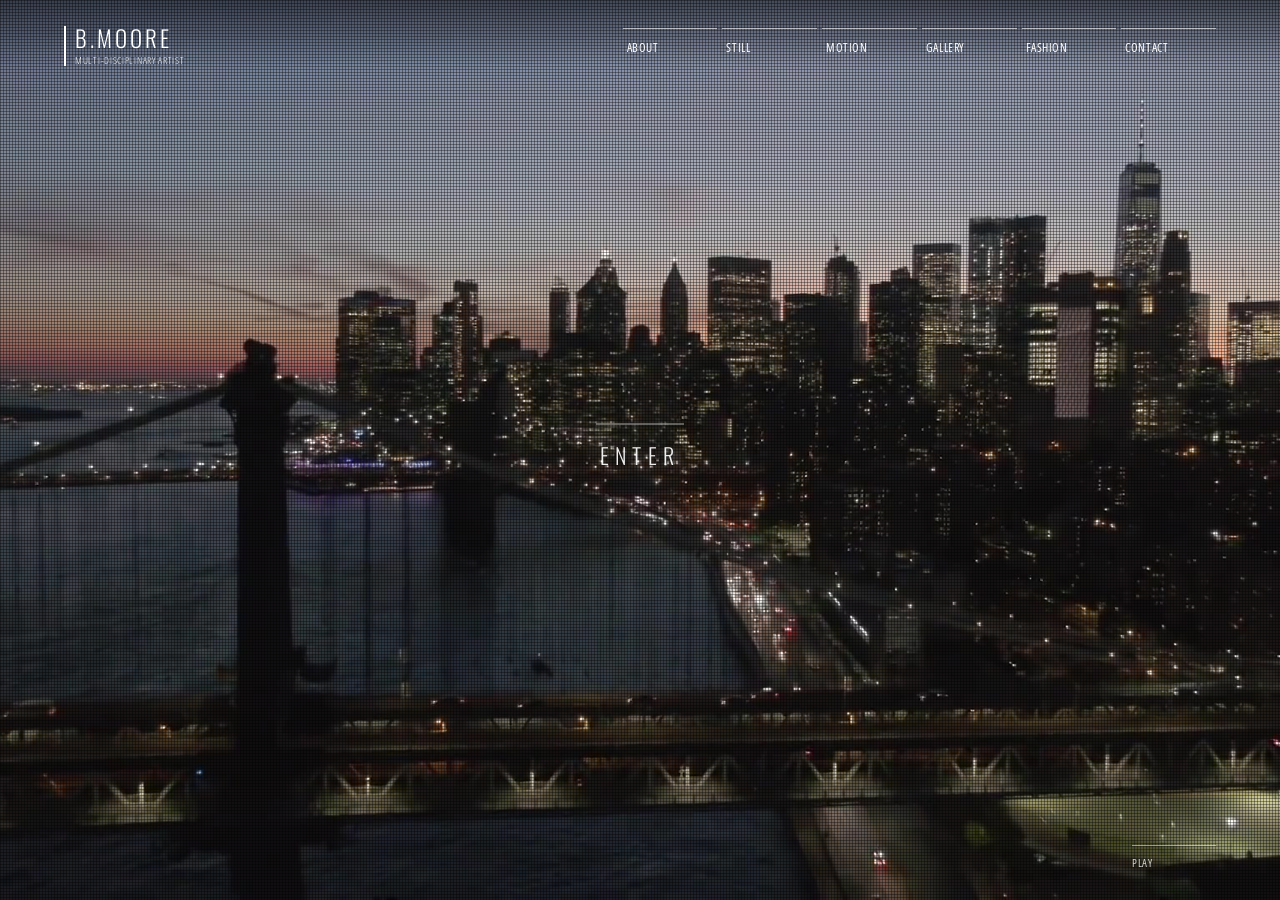
<file: index.html>
<!DOCTYPE html>
<html lang="en">
<head>
<meta charset="utf-8">
<meta name="viewport" content="width=device-width, initial-scale=1">
<title>B. Moore</title>
<link rel="stylesheet" href="css/site.css">
<style>
body{background:#000;}.landing{height:100vh;height:100svh;}
.landing-enter{position:absolute;left:0;right:0;top:50%;z-index:4;display:flex;justify-content:center;
  transform:translateY(-50%);pointer-events:none;}
.enter-btn{pointer-events:auto;display:inline-block;background:none;border:0;border-top:1px solid rgba(255,255,255,.7);
  color:#fff;padding:14px 4px 6px;font-family:var(--display);font-weight:300;font-size:clamp(18px,2.2vw,22px);
  letter-spacing:.28em;text-transform:uppercase;opacity:.92;}
.enter-btn:hover{opacity:1;border-top-color:#fff;}
</style>
</head>
<body class="landing-page">
<header class="site-head">
  <a class="brand" href="index.html" aria-label="B. Moore, home"><span class="brand-name">B.MOORE</span><span class="brand-sub">Multi-disciplinary artist</span></a>
  <button class="menu-btn" type="button" aria-expanded="false" aria-controls="site-nav"><span></span><span></span><span></span><span class="sr">Menu</span></button>
  <nav class="site-nav" id="site-nav" aria-label="Main">
    <a href="about.html">About</a>
    <a href="still.html">Still</a>
    <a href="motion.html">Motion</a>
    <a href="gallery.html">Gallery</a>
    <a href="fashion.html">Fashion</a>
    <a href="contact.html">Contact</a>
  </nav>
</header>
<main>
  <section class="bleed screen landing" aria-label="Director reel">
    <video id="home-reel" data-bg muted autoplay loop playsinline preload="none" aria-label="Motion: city footage at dusk and night"></video>
    <script>
    (function(){
      var v = document.getElementById("home-reel");
      var mq = window.matchMedia("(max-width:760px) and (orientation: portrait)");
      function choose(){
        var vertical = mq.matches;
        var src = vertical ? "media/home-motion-vertical.mp4?v=fe669e1" : "media/home-motion-wide.mp4?v=fe669e1";
        var poster = vertical ? "media/home-motion-vertical-poster.jpg?v=fe669e1" : "media/home-motion-wide-poster.jpg?v=fe669e1";
        if (v.getAttribute("data-choice") === src) return;
        v.pause();
        v.removeAttribute("src");
        v.load();
        v.poster = poster;
        v.muted = true;
        v.defaultMuted = true;
        v.playsInline = true;
        v.setAttribute("muted", "");
        v.setAttribute("playsinline", "");
        v.preload = "auto";
        v.setAttribute("data-choice", src);
        v.src = src;
        var play = v.play();
        if (play && play.catch) play.catch(function(){});
      }
      choose();
      if (mq.addEventListener) mq.addEventListener("change", choose);
    })();
    </script>
    <div class="vid-ctrls">
      <button class="vid-toggle" type="button">Pause</button>
    </div>
    <div class="landing-enter">
      <a class="enter-btn" href="about.html">Enter</a>
    </div>
  </section>
</main>
<script src="js/nav.js"></script>
</body>
</html>
</file>
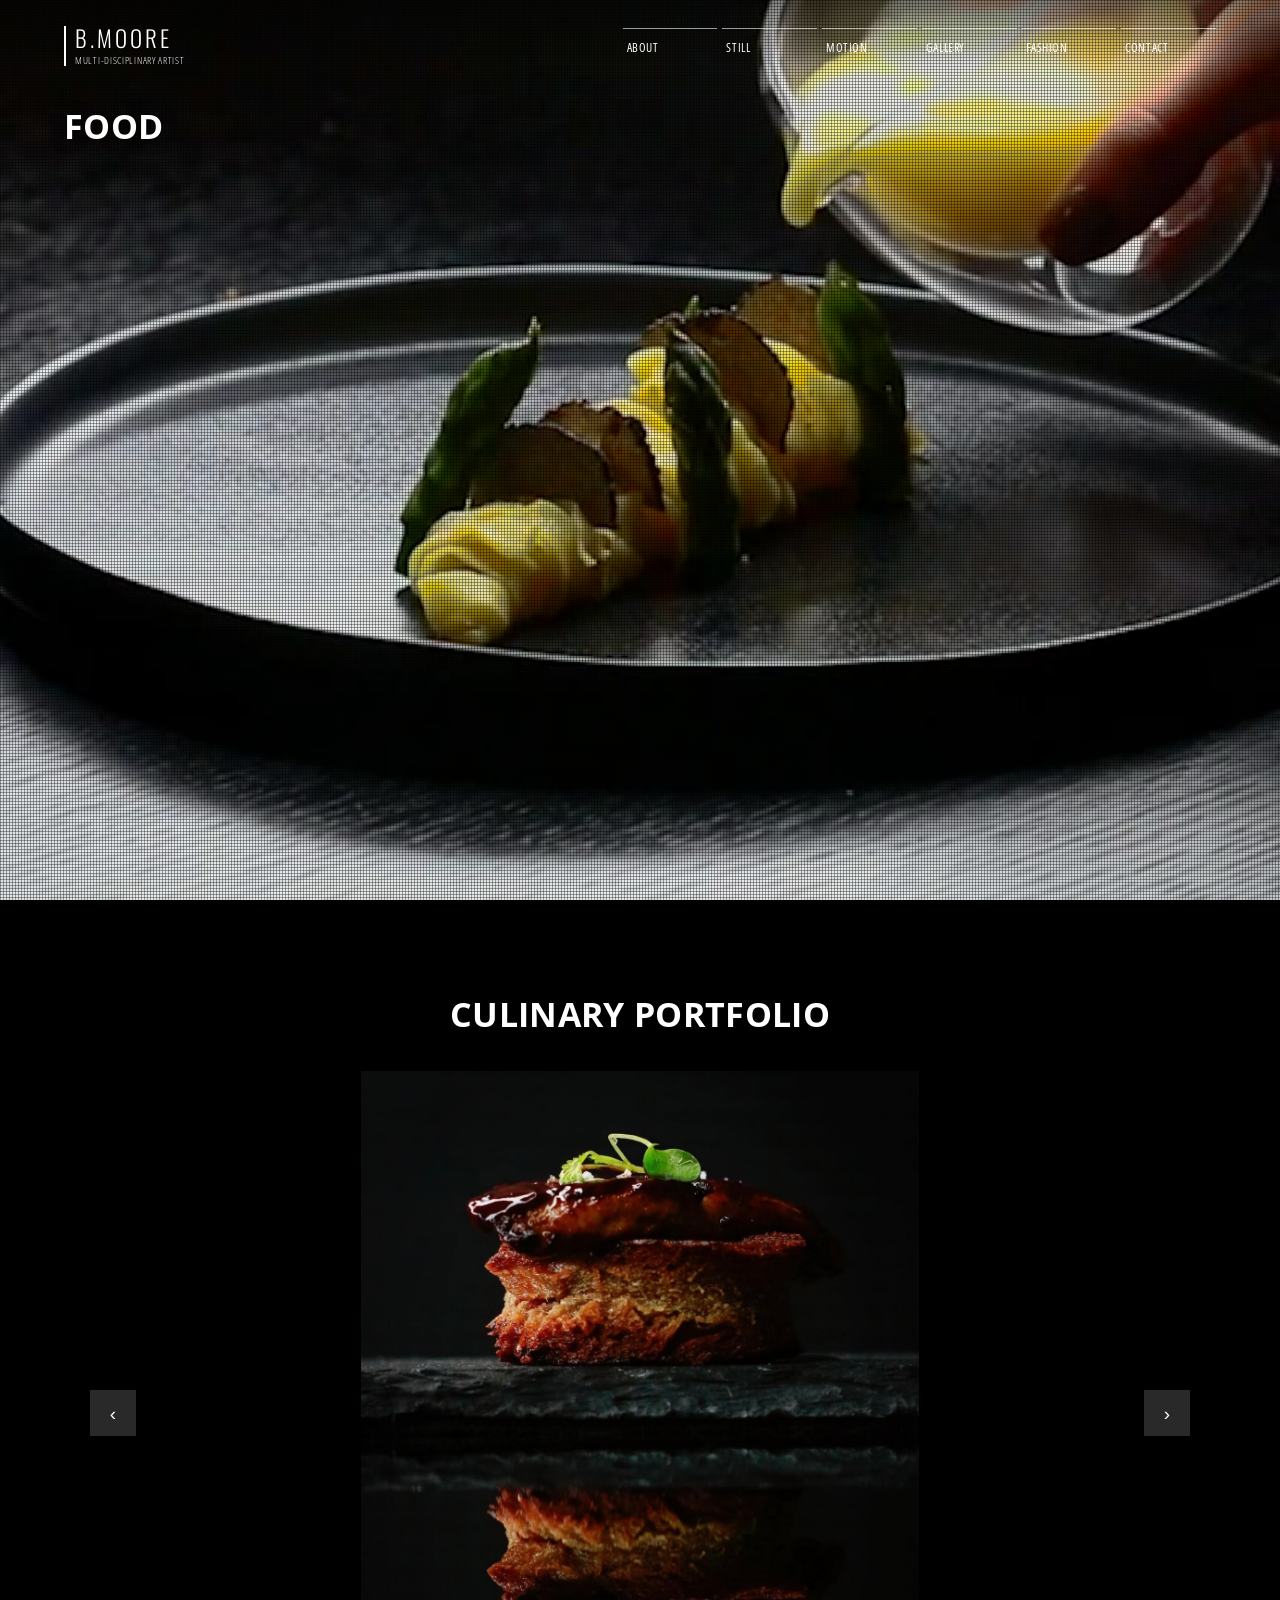
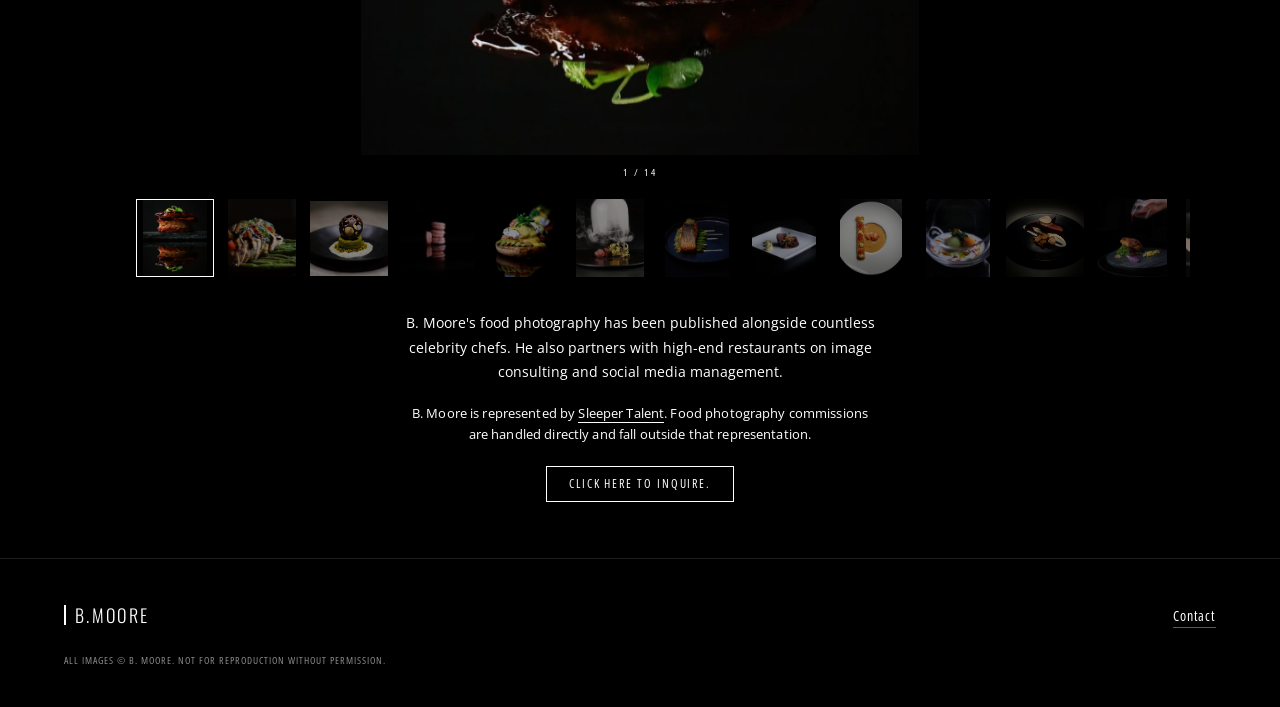
<file: food/index.html>
<!DOCTYPE html>
<html lang="en">
<head>
<meta charset="utf-8">
<meta name="viewport" content="width=device-width, initial-scale=1">
<meta name="robots" content="noindex, nofollow">
<title>B. Moore — Food</title>
<link rel="stylesheet" href="../css/site.css?v=587add1">
<link rel="stylesheet" href="../css/lookbook.css?v=587add1">
<style>
body{background:#000;}
.food-hero .title{position:absolute;z-index:2;left:var(--pad);top:108px;margin:0;color:#fff;text-align:left;text-shadow:0 1px 14px rgba(0,0,0,.55);pointer-events:none;}
.food-hero video{pointer-events:none;}
.food-hero{margin:0;border:0;box-shadow:none;}
@media (max-width:860px){
  .food-hero{height:min(100svh,980px);min-height:520px;}
  .food-hero video{
    inset:auto;top:50%;left:50%;right:auto;bottom:auto;
    width:auto;height:auto;max-width:none;
    min-width:100%;min-height:100%;
    transform:translate(-50%,-50%);
    object-fit:cover;
  }
  .food-lower .fstage{overflow:hidden;}
  .food-lower .fstage img{min-width:0;min-height:0;width:auto;height:auto;max-height:100%;}
}
.food-lower{background:#000;color:#fff;margin:0;border-top:0;box-shadow:none;padding-top:clamp(48px,8vw,96px);padding-bottom:clamp(36px,5vw,56px);}
.food-lower > .title{margin:0 var(--pad) 18px;text-align:center;}
.food-paper.paper{--ink:#fff;--paper:#000;--mid:rgba(255,255,255,.72);--soft:#fff;background:#000;color:#fff;}
.food-paper .fviewer{margin-top:0;padding-top:clamp(12px,2vw,20px);}
.food-lower .counter{color:#fff;}
.food-lower .nav-btn{background:rgba(255,255,255,.16);color:#fff;}
.food-lower .nav-btn:hover{background:rgba(255,255,255,.32);}
.food-lower .strip button.on::after{border-color:#fff;}
.food-lower .strip img,.food-lower .fstrip img{background:#000;}
.food-info{background:#000;color:#fff;text-align:center;padding:8px var(--pad) 0;}
.food-info .lookbook{max-width:36em;margin:0 auto;font-size:14px;line-height:1.75;color:#fff;}
.food-info .rep{max-width:36em;margin:18px auto 0;color:#fff;}
.food-info .rep a{color:#fff;border-bottom-color:#fff;}
.food-info .ask{margin:22px 0 0;}
.food-info .here-btn{display:inline-block;padding:11px 22px;border:1px solid #fff;background:transparent;color:#fff;text-decoration:none;font-family:var(--text);font-stretch:75%;font-size:12px;letter-spacing:.16em;text-transform:uppercase;line-height:1;}
.food-info .here-btn:hover{background:rgba(255,255,255,.08);}
@media (max-width:760px){.food-hero .title{top:84px;}}
</style>
</head>
<body>
<header class="site-head">
  <a class="brand" href="../index.html" aria-label="B. Moore, home"><span class="brand-name">B.MOORE</span><span class="brand-sub">Multi-disciplinary artist</span></a>
  <button class="menu-btn" type="button" aria-expanded="false" aria-controls="site-nav"><span></span><span></span><span></span><span class="sr">Menu</span></button>
  <nav class="site-nav" id="site-nav" aria-label="Main">
    <a href="../about.html">About</a>
    <a href="../still.html">Still</a>
    <a href="../motion.html">Motion</a>
    <a href="../gallery.html">Gallery</a>
    <a href="../fashion.html">Fashion</a>
    <a href="../contact.html">Contact</a>
  </nav>
</header>
<section class="bleed screen full food-hero" aria-label="Food">
  <video src="../media/food-pasta-pour.mp4" poster="../media/food-pasta-pour-poster.jpg" autoplay muted loop playsinline preload="auto" aria-hidden="true"></video>
  <h1 class="title">Food</h1>
</section>
<section class="food-lower">
<h2 class="title">Culinary Portfolio</h2>
<div class="food-paper gal-paper paper">
  <section class="fviewer" id="fviewer" aria-roledescription="carousel" aria-label="Food photography">
    <div class="fstage" id="fstage" tabindex="0">
      <button class="nav-btn fprev" id="fprev" type="button" aria-label="Previous">&#8249;</button>
      <img id="fhero" src="../media/food/food-14.jpg" alt="Food photograph 1" width="1206" height="1476" decoding="async" fetchpriority="high" loading="eager">
      <button class="nav-btn fnext" id="fnext" type="button" aria-label="Next">&#8250;</button>
    </div>
    <p class="counter" id="fcounter"></p>
    <div class="strip fstrip" id="fstrip" role="tablist" aria-label="Food photographs"></div>
  </section>
</div>
<section class="food-info" id="food-info">
  <p class="lookbook">B. Moore's food photography has been published alongside countless celebrity chefs. He also partners with high-end restaurants on image consulting and social media management.</p>
  <p class="rep">B. Moore is represented by <a href="https://sleepertalent.com" target="_blank" rel="noopener noreferrer">Sleeper Talent</a>. Food photography commissions are handled directly and fall outside that representation.</p>
  <p class="ask"><a class="here-btn" href="../contact.html">Click here to inquire.</a></p>
</section>
</section>
<footer class="site-foot" id="site-footer">
  <span class="brand"><span class="brand-name">B.MOORE</span></span>
  <p class="foot-mail"><a href="../contact.html">Contact</a></p>
  <p class="foot-meta">All images &copy; B. Moore. Not for reproduction without permission.</p>
</footer>
<script src="../js/nav.js"></script>
<script>
var FOOD = [
  { src:"../media/food/food-14.jpg", w:1206, h:1476, alt:"Food photograph 1" },
  { src:"../media/food/food-01.jpg", w:1206, h:1375, alt:"Food photograph 2" },
  { src:"../media/food/food-02.jpg", w:1206, h:1156, alt:"Food photograph 3" },
  { src:"../media/food/food-03.jpg", w:1206, h:1254, alt:"Food photograph 4" },
  { src:"../media/food/food-04.jpg", w:1206, h:1500, alt:"Food photograph 5" },
  { src:"../media/food/food-05.jpg", w:1206, h:1398, alt:"Food photograph 6" },
  { src:"../media/food/food-06.jpg", w:1206, h:1464, alt:"Food photograph 7" },
  { src:"../media/food/food-07.jpg", w:1206, h:1478, alt:"Food photograph 8" },
  { src:"../media/food/food-08.jpg", w:1206, h:1495, alt:"Food photograph 9" },
  { src:"../media/food/food-09.jpg", w:1206, h:1476, alt:"Food photograph 10" },
  { src:"../media/food/food-10.jpg", w:1206, h:1220, alt:"Food photograph 11" },
  { src:"../media/food/food-11.jpg", w:1206, h:1353, alt:"Food photograph 12" },
  { src:"../media/food/food-12.jpg", w:1206, h:1433, alt:"Food photograph 13" },
  { src:"../media/food/food-13.jpg", w:1206, h:1303, alt:"Food photograph 14" }
];
(function(){
  var box = document.getElementById("fviewer");
  var stage = document.getElementById("fstage");
  var hero = document.getElementById("fhero");
  var counter = document.getElementById("fcounter");
  var strip = document.getElementById("fstrip");
  var i = 0;
  FOOD.forEach(function(f, n){
    var b = document.createElement("button");
    b.type = "button";
    b.setAttribute("role", "tab");
    b.setAttribute("aria-label", "Photograph " + (n + 1));
    var t = document.createElement("img");
    t.alt = "";
    t.width = f.w;
    t.height = f.h;
    t.decoding = "async";
    if (n === 0) t.src = f.src;
    else t.loading = "lazy";
    b.appendChild(t);
    b.addEventListener("click", function(){ show(n, true); });
    strip.appendChild(b);
  });
  var buttons = strip.querySelectorAll("button");
  function show(n, scroll){
    i = (n + FOOD.length) % FOOD.length;
    var f = FOOD[i];
    var thumb = buttons[i].querySelector("img");
    if (!thumb.getAttribute("src")) thumb.src = f.src;
    hero.src = f.src;
    hero.width = f.w;
    hero.height = f.h;
    hero.alt = f.alt;
    counter.textContent = (i + 1) + " / " + FOOD.length;
    for (var k = 0; k < buttons.length; k++){
      buttons[k].classList.toggle("on", k === i);
      buttons[k].setAttribute("aria-selected", k === i ? "true" : "false");
    }
    if (scroll && buttons[i]){
      var b = buttons[i];
      var left = b.offsetLeft - strip.clientWidth / 2 + b.offsetWidth / 2;
      strip.scrollTo({ left: left, behavior: "smooth" });
    }
  }
  document.getElementById("fprev").addEventListener("click", function(){ show(i - 1, true); });
  document.getElementById("fnext").addEventListener("click", function(){ show(i + 1, true); });
  box.addEventListener("keydown", function(e){
    if (e.key === "ArrowLeft"){ show(i - 1, true); e.preventDefault(); }
    else if (e.key === "ArrowRight"){ show(i + 1, true); e.preventDefault(); }
  });
  var x0 = null, y0 = null;
  stage.addEventListener("touchstart", function(e){
    x0 = e.touches[0].clientX; y0 = e.touches[0].clientY;
  }, { passive: true });
  stage.addEventListener("touchend", function(e){
    if (x0 === null) return;
    var dx = e.changedTouches[0].clientX - x0, dy = e.changedTouches[0].clientY - y0;
    if (Math.abs(dx) > 40 && Math.abs(dx) > Math.abs(dy)) show(dx < 0 ? i + 1 : i - 1, true);
    x0 = null;
  });
  if ("IntersectionObserver" in window){
    var seen = false;
    var watch = new IntersectionObserver(function(entries){
      if (seen || !entries.some(function(en){ return en.isIntersecting; })) return;
      seen = true;
      watch.disconnect();
      for (var n = 1; n < buttons.length; n++){
        var img = buttons[n].querySelector("img");
        if (!img.getAttribute("src")) img.src = FOOD[n].src;
      }
    }, { threshold: 0.2 });
    watch.observe(box);
  }
  show(0, false);
})();
</script>
</body>
</html>
</file>
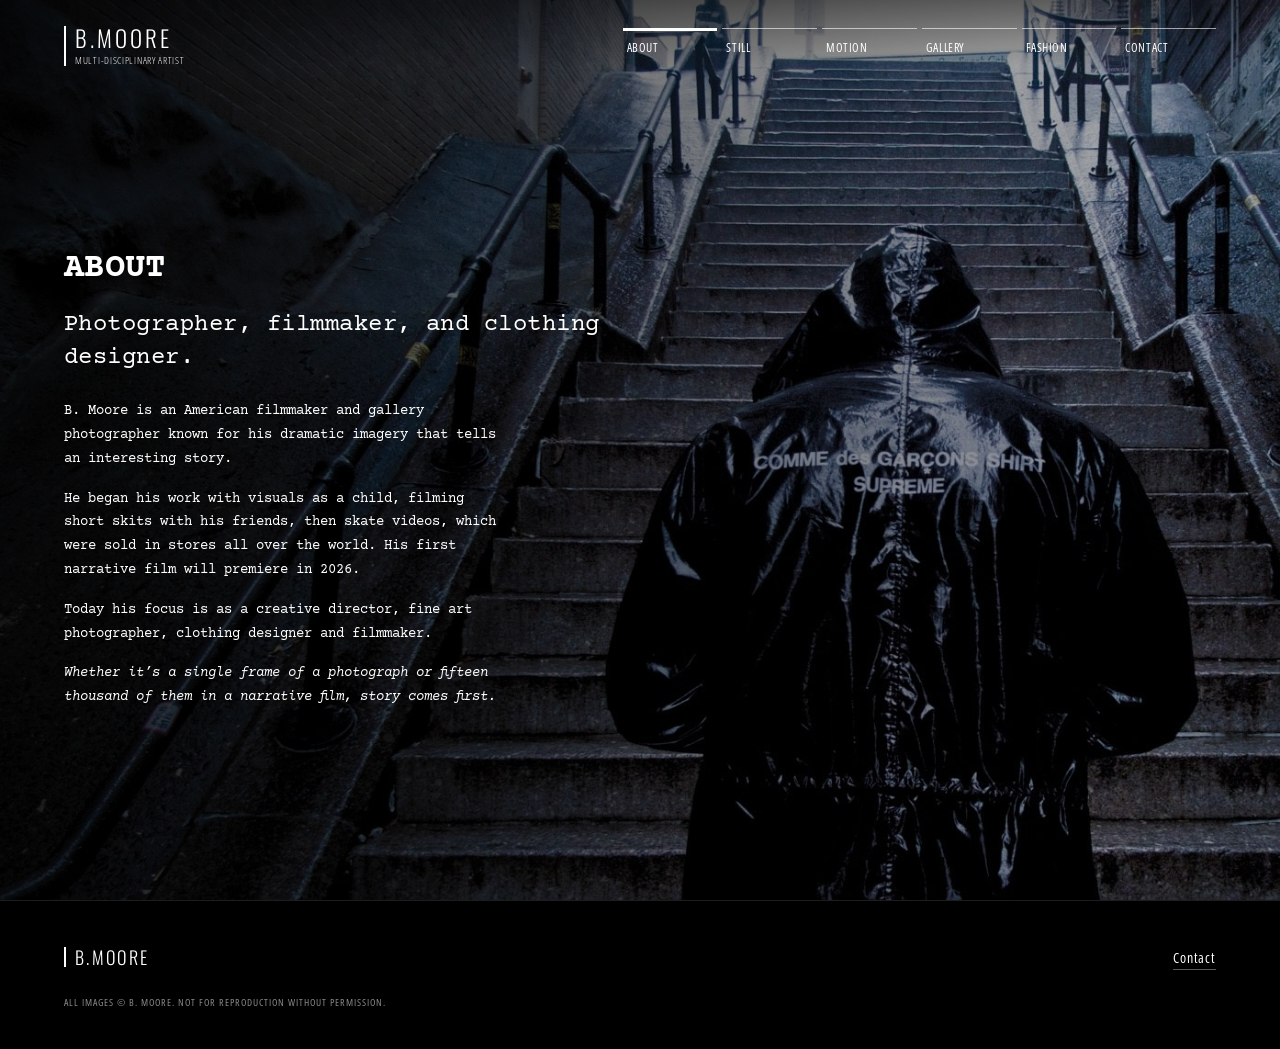
<file: about.html>
<!DOCTYPE html>
<html lang="en">
<head>
<meta charset="utf-8">
<meta name="viewport" content="width=device-width, initial-scale=1">
<title>B. Moore — About</title>
<link rel="stylesheet" href="css/site.css?v=1b11aba">
<style>
@font-face{font-family:"Courier Prime";src:url(fonts/courier-prime/CourierPrime-Regular.ttf) format("truetype");font-weight:400;font-style:normal;font-display:swap;}
@font-face{font-family:"Courier Prime";src:url(fonts/courier-prime/CourierPrime-Italic.ttf) format("truetype");font-weight:400;font-style:italic;font-display:swap;}
@font-face{font-family:"Courier Prime";src:url(fonts/courier-prime/CourierPrime-Bold.ttf) format("truetype");font-weight:700;font-style:normal;font-display:swap;}
@font-face{font-family:"Courier Prime";src:url(fonts/courier-prime/CourierPrime-BoldItalic.ttf) format("truetype");font-weight:700;font-style:italic;font-display:swap;}
.about-in,.about-in .title,.about-in .lede,.about-in .copy,.about-in .pull{
  font-family:"Courier Prime","Courier New",Courier,monospace;}
.about-in .lede{font-weight:400;}
.about-in .title{font-weight:700;}
.about{min-height:100svh;display:flex;align-items:center;padding:150px var(--pad) 90px;}
.about .bg{object-position:60% 40%;}
.about-reflect{display:none;}
.about::before{content:"";position:absolute;inset:0;background:linear-gradient(90deg,rgba(0,0,0,.82),rgba(0,0,0,.45) 60%,rgba(0,0,0,.25));z-index:1;}
.about-in{position:relative;z-index:2;max-width:34em;}
@media (max-width:760px){
  .about::before{background:rgba(0,0,0,.72);}
  .about{align-items:flex-start;padding-top:120px;padding-bottom:28px;min-height:0;}
  .about .bg{top:0;right:0;bottom:auto;left:0;width:100%;height:100svh;max-height:100%;}
  .about-reflect{
    display:block;position:absolute;left:0;right:0;top:100svh;height:100svh;width:100%;
    object-fit:cover;object-position:60% 40%;transform:scaleY(-1);z-index:0;
  }
  .about::after{
    content:"";position:absolute;left:0;right:0;top:100svh;bottom:0;z-index:1;pointer-events:none;
    background:linear-gradient(to bottom,rgba(0,0,0,0),rgba(0,0,0,.4));
  }
}
.about .lede{font-weight:400;font-size:clamp(19px,2vw,24px);letter-spacing:.02em;line-height:1.35;margin:22px 0 26px;}
.about .pull{font-style:italic;}
</style>
</head>
<body>
<header class="site-head">
  <a class="brand" href="index.html" aria-label="B. Moore, home"><span class="brand-name">B.MOORE</span><span class="brand-sub">Multi-disciplinary artist</span></a>
  <button class="menu-btn" type="button" aria-expanded="false" aria-controls="site-nav"><span></span><span></span><span></span><span class="sr">Menu</span></button>
  <nav class="site-nav" id="site-nav" aria-label="Main">
    <a href="about.html" class="here" aria-current="page">About</a>
    <a href="still.html">Still</a>
    <a href="motion.html">Motion</a>
    <a href="gallery.html">Gallery</a>
    <a href="fashion.html">Fashion</a>
    <a href="contact.html">Contact</a>
  </nav>
</header>
<main>
  <section class="bleed about">
    <img class="bg" src="img/about/about-stairs.jpg" alt="" loading="eager">
    <img class="about-reflect" src="img/about/about-stairs.jpg" alt="" aria-hidden="true">
    <div class="about-in">
      <h1 class="title">About</h1>
      <p class="lede">Photographer, filmmaker, and clothing designer.</p>
      <div class="copy">
        <p>B. Moore is an American filmmaker and gallery photographer known for his dramatic imagery that tells an interesting story.</p>
        <p>He began his work with visuals as a child, filming short skits with his friends, then skate videos, which were sold in stores all over the world. His first narrative film will premiere in 2026.</p>
        <p>Today his focus is as a creative director, fine art photographer, clothing designer and filmmaker.</p>
        <p class="pull">Whether it&rsquo;s a single frame of a photograph or fifteen thousand of them in a narrative film, story comes first.</p>
      </div>
    </div>
  </section>
</main>
<footer class="site-foot" id="site-footer">
  <span class="brand"><span class="brand-name">B.MOORE</span></span>
  <p class="foot-mail"><a href="contact.html">Contact</a></p>
  <p class="foot-meta">All images &copy; B. Moore. Not for reproduction without permission.</p>
</footer>
<script src="js/nav.js"></script>
<script>
(function(){
  var copy = document.querySelector(".about .copy");
  var lede = document.querySelector(".about .lede");
  if (!copy || !lede) return;
  var mq = window.matchMedia("(max-width:760px)");
  function place(){
    lede.style.marginTop = "";
    copy.style.paddingTop = "0px";
    if (!mq.matches) return;
    var ps = copy.querySelectorAll("p");
    if (ps.length < 2) return;
    var target = ps[ps.length - 2].getBoundingClientRect().top;
    var delta = target - lede.getBoundingClientRect().top;
    if (delta > 0){
      var base = parseFloat(getComputedStyle(lede).marginTop) || 0;
      lede.style.marginTop = (base + delta) + "px";
    }
  }
  place();
  window.addEventListener("resize", place);
  if (document.fonts && document.fonts.ready) document.fonts.ready.then(place);
  if (mq.addEventListener) mq.addEventListener("change", place);
})();
</script>
</body>
</html>
</file>
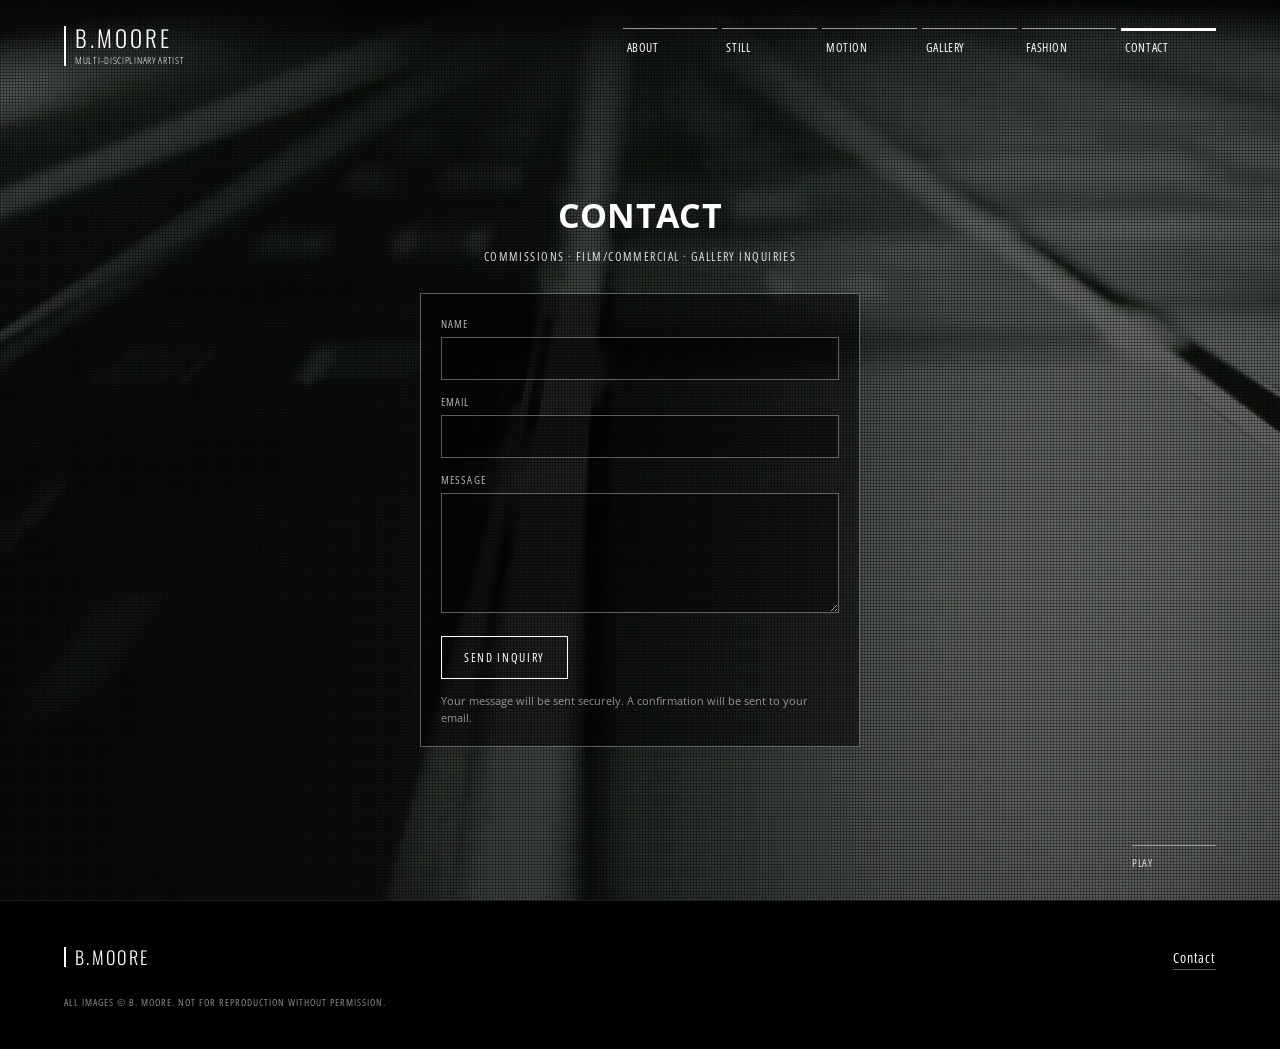
<file: contact.html>
<!DOCTYPE html>
<html lang="en">
<head>
<meta charset="utf-8">
<meta name="viewport" content="width=device-width, initial-scale=1">
<title>B. Moore — Contact</title>
<link rel="stylesheet" href="css/site.css">
<style>
.contact-open{min-height:100svh;display:flex;align-items:center;justify-content:center;
  padding:140px var(--pad) 96px;text-align:center;}
.contact-open::before{content:"";position:absolute;inset:0;background:rgba(0,0,0,.5);z-index:1;}
.contact-in{position:relative;z-index:2;width:min(440px,100%);}
.contact-in .title{margin-bottom:14px;}
.contact-in .cats{margin:0 0 28px;font-stretch:75%;font-size:12px;letter-spacing:.12em;
  text-transform:uppercase;color:rgba(255,255,255,.85);}
.inquiry{background:rgba(0,0,0,.55);border:1px solid rgba(255,255,255,.35);padding:22px 20px 20px;text-align:left;}
.inquiry label{display:block;margin:0 0 6px;font-stretch:75%;font-size:11px;letter-spacing:.1em;text-transform:uppercase;color:rgba(255,255,255,.7);}
.inquiry .field{margin:0 0 14px;}
.inquiry input,.inquiry textarea{width:100%;box-sizing:border-box;background:rgba(0,0,0,.35);
  border:1px solid rgba(255,255,255,.35);color:#fff;padding:11px 12px;font:inherit;font-size:14px;}
.inquiry textarea{min-height:120px;resize:vertical;}
.inquiry input:focus,.inquiry textarea:focus{outline:1px solid #fff;border-color:#fff;}
.inquiry .send{display:inline-block;margin-top:4px;padding:12px 22px;border:1px solid #fff;background:transparent;
  color:#fff;font-family:var(--text);font-stretch:75%;font-size:12px;letter-spacing:.14em;text-transform:uppercase;cursor:pointer;}
.inquiry .send:hover{background:rgba(255,255,255,.08);}
.inquiry .note{margin:14px 0 0;font-size:11px;line-height:1.5;color:rgba(255,255,255,.55);}
@media (max-width:760px){.contact-open{align-items:flex-start;padding-top:120px;}.inquiry{padding:18px 16px;}}
</style>
</head>
<body>
<header class="site-head">
  <a class="brand" href="index.html" aria-label="B. Moore, home"><span class="brand-name">B.MOORE</span><span class="brand-sub">Multi-disciplinary artist</span></a>
  <button class="menu-btn" type="button" aria-expanded="false" aria-controls="site-nav"><span></span><span></span><span></span><span class="sr">Menu</span></button>
  <nav class="site-nav" id="site-nav" aria-label="Main">
    <a href="about.html">About</a>
    <a href="still.html">Still</a>
    <a href="motion.html">Motion</a>
    <a href="gallery.html">Gallery</a>
    <a href="fashion.html">Fashion</a>
    <a href="contact.html" class="here" aria-current="page">Contact</a>
  </nav>
</header>
<main>
  <section class="bleed screen contact-open" aria-label="Contact">
    <video data-bg src="media/contact.mp4" poster="media/contact-poster.jpg" muted autoplay loop playsinline preload="auto" aria-label="Hands typing on a keyboard"></video>
    <div class="vid-ctrls">
      <button class="vid-toggle" type="button">Pause</button>
    </div>
    <div class="contact-in">
      <h1 class="title">Contact</h1>
      <p class="cats">Commissions &middot; Film/Commercial &middot; Gallery inquiries</p>
      <form class="inquiry" action="https://formsubmit.co/brian@bmoore-creative.com" method="POST">
        <input type="hidden" name="_subject" value="B. Moore — Website inquiry">
        <input type="hidden" name="_template" value="table">
        <input type="hidden" name="_captcha" value="true">
        <input type="hidden" name="_autoresponse" value="I got your message and will reply shortly.">
        <div class="field">
          <label for="inq-name">Name</label>
          <input id="inq-name" name="name" type="text" autocomplete="name" required>
        </div>
        <div class="field">
          <label for="inq-email">Email</label>
          <input id="inq-email" name="email" type="email" autocomplete="email" required>
        </div>
        <div class="field">
          <label for="inq-message">Message</label>
          <textarea id="inq-message" name="message" required></textarea>
        </div>
        <button class="send" type="submit">Send inquiry</button>
        <p class="note">Your message will be sent securely. A confirmation will be sent to your email.</p>
      </form>
    </div>
  </section>
</main>
<footer class="site-foot" id="site-footer">
  <span class="brand"><span class="brand-name">B.MOORE</span></span>
  <p class="foot-mail"><a href="contact.html">Contact</a></p>
  <p class="foot-meta">All images &copy; B. Moore. Not for reproduction without permission.</p>
</footer>
<script src="js/nav.js"></script>
</body>
</html>
</file>
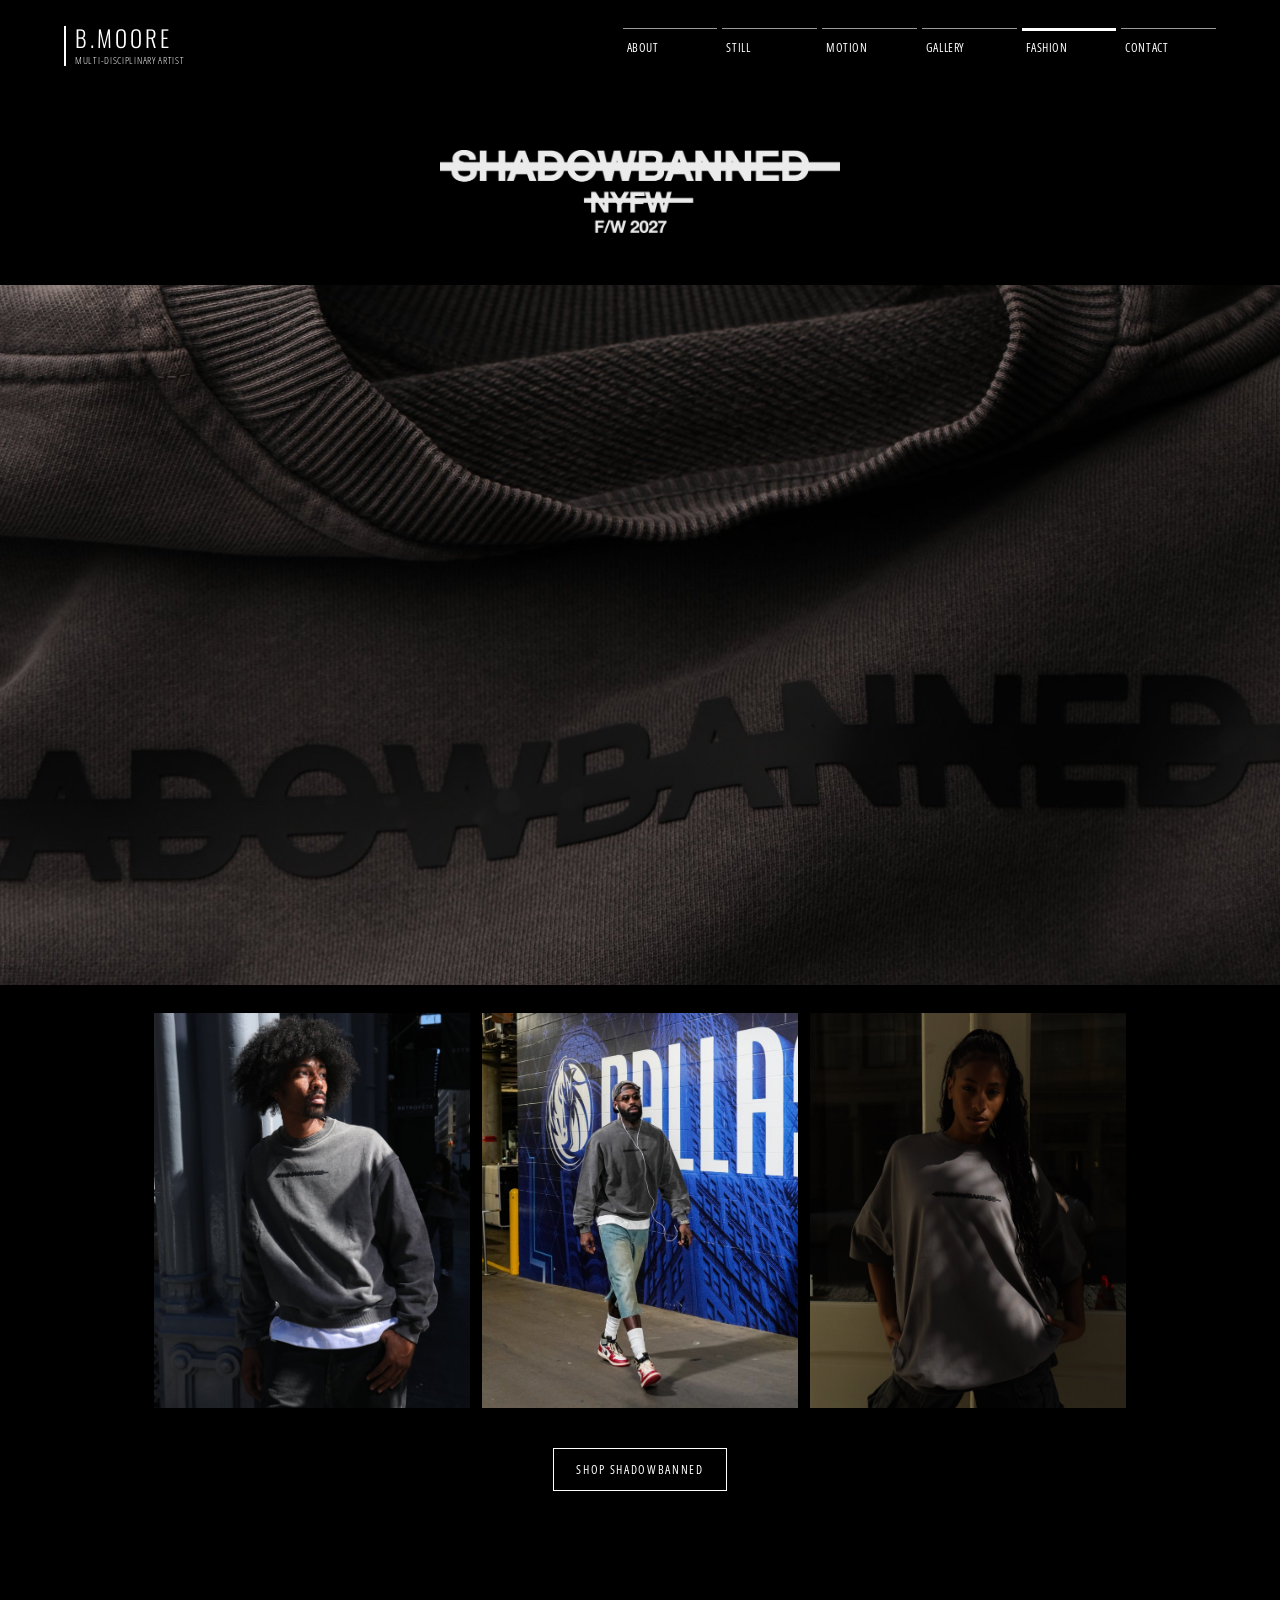
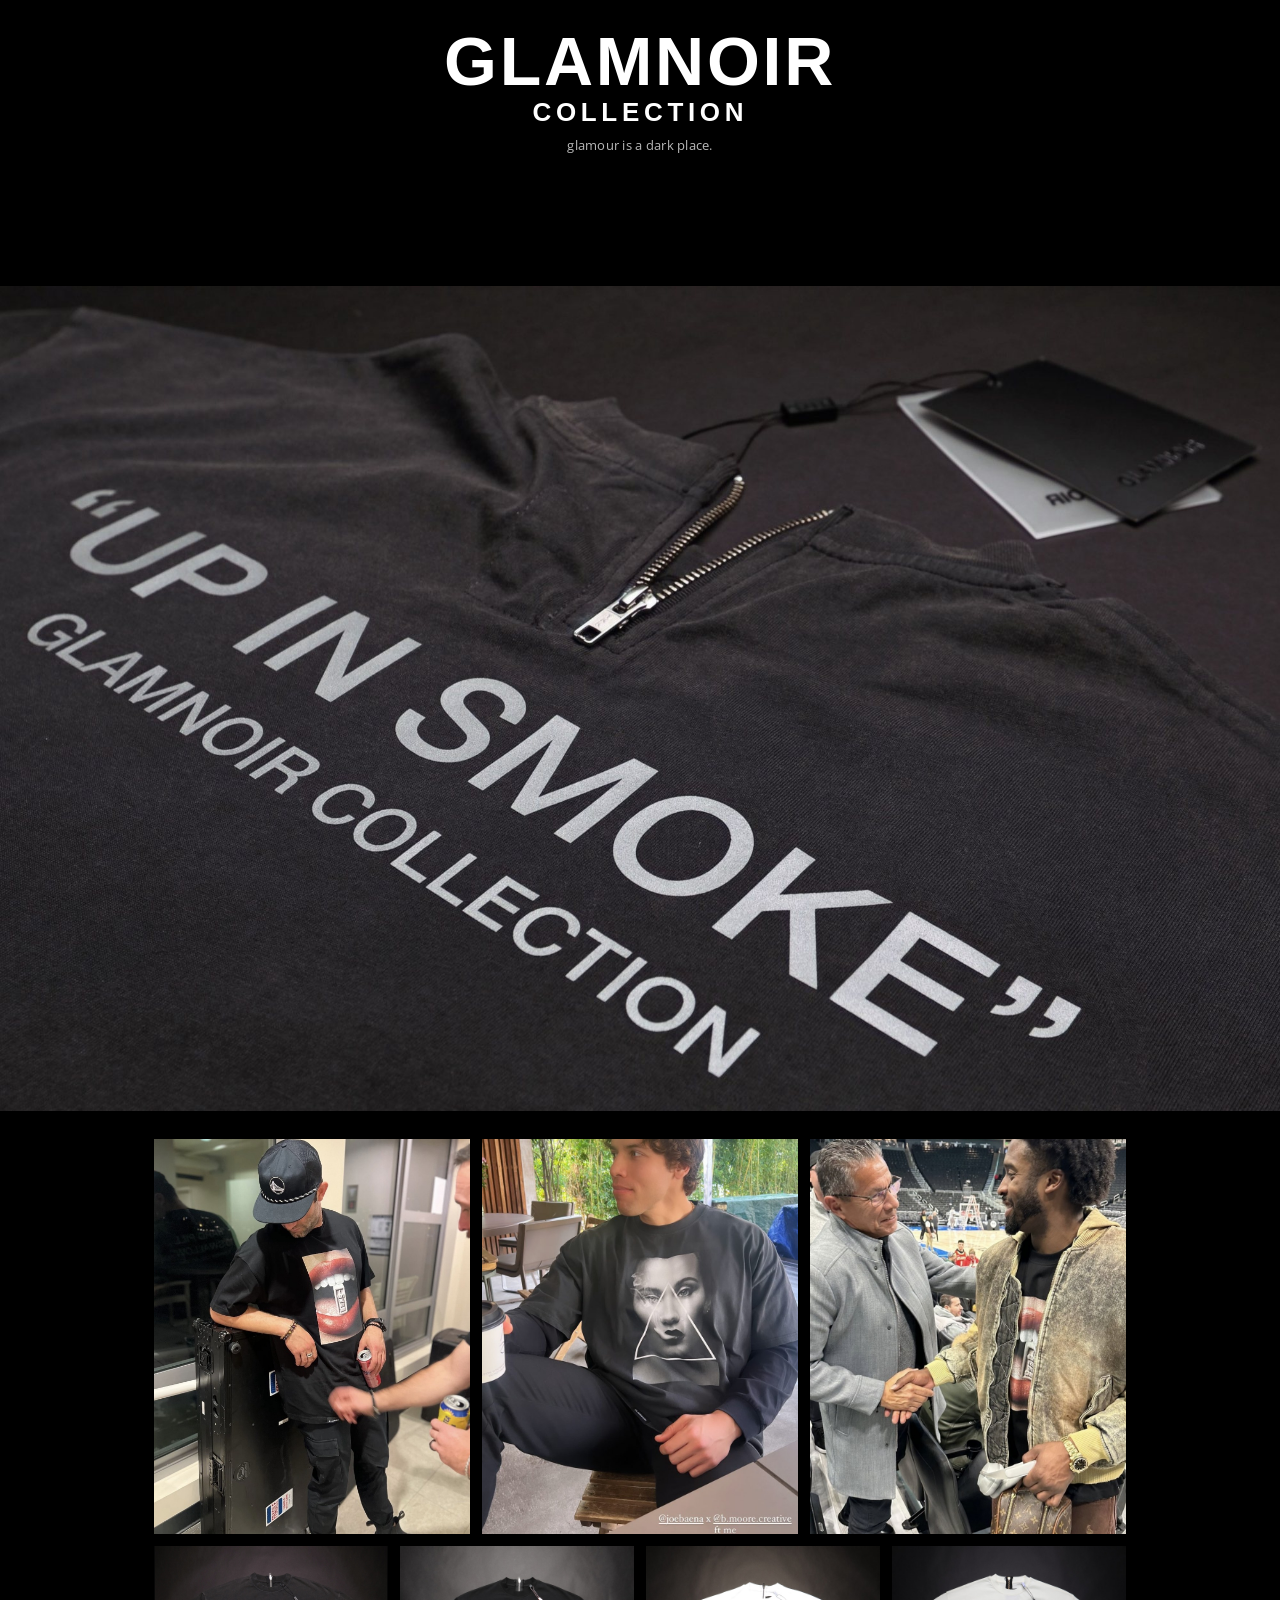
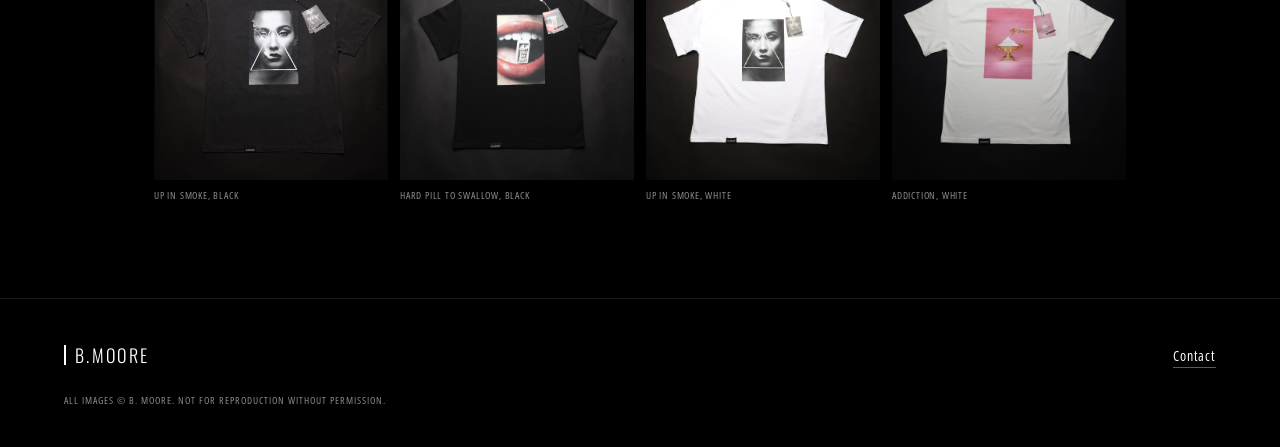
<file: fashion.html>
<!DOCTYPE html>
<html lang="en">
<head>
<meta charset="utf-8">
<meta name="viewport" content="width=device-width, initial-scale=1">
<title>B. Moore — Fashion</title>
<link rel="stylesheet" href="css/site.css">
<style>
.fashion-stack{display:flex;flex-direction:column;gap:clamp(64px,9vw,110px);
  padding:clamp(96px,11vw,130px) 0 clamp(56px,8vw,96px);background:#000;color:#fff;}
.brand-col{min-width:0;width:100%;margin:0;max-width:none;}
.brand-head{margin:0 0 28px;text-align:center;}
.brand-head .banner,
.brand-head .banner.photo{display:block;width:100%;max-width:none;height:auto;margin:0 0 22px;}
.brand-in{max-width:1100px;margin:0 auto;padding:0 var(--pad);}
.brand-head .nyfw-band{background:#000;padding:clamp(8px,2vw,20px) var(--pad) clamp(32px,5vw,52px);text-align:center;}
.brand-head .nyfw{display:block;margin:0 auto;width:min(400px,100%);max-width:100%;height:auto;opacity:.92;}
.brand-head .intro{max-width:32em;margin:0 auto;font-size:13px;line-height:1.7;color:rgba(255,255,255,.78);}
.brand-head .intro p{margin:0 0 10px;}
.brand-head .intro p:last-child{margin-bottom:0;}
.gn-logo-band{background:#000;padding:clamp(20px,3vw,30px) var(--pad) clamp(14px,2vw,20px);text-align:center;}
.gn-logo-band .gn-line{margin:9px auto 0;max-width:32em;font-size:13px;line-height:1.7;
  color:rgba(255,255,255,.72);font-weight:400;letter-spacing:.02em;}
.gn-lockup{display:inline-flex;flex-direction:column;align-items:center;margin:0 auto;color:#fff;}
.gn-lockup .word{font-family:"Nimbus Sans",sans-serif;font-weight:700;font-size:clamp(42px,6.4vw,68px);
  letter-spacing:.04em;line-height:.9;margin:0;}
.gn-lockup .sub{font-family:"Nimbus Sans",sans-serif;font-weight:700;font-size:clamp(18px,2.4vw,26px);
  letter-spacing:.18em;line-height:1;margin:7px calc(-.18em + 4px) 0 0;text-align:center;}
.sb-row img{width:100%;aspect-ratio:4/5;object-fit:cover;object-position:center;background:#080808;}
.look-grid.pairs{grid-template-columns:repeat(4,1fr);}
.shirt-swap{position:relative;display:block;width:100%;aspect-ratio:1/1;padding:0;border:0;background:#080808;cursor:pointer;color:inherit;}
.look-grid.shop .shirt-swap img{position:absolute;inset:0;width:100%;height:100%;aspect-ratio:auto;object-fit:contain;object-position:center;background:transparent;}
.shirt-swap .is-back{opacity:0;}
.shirt-swap:hover .is-back,
.shirt-swap.show-back .is-back,
.shirt-swap:focus-visible .is-back{opacity:1;}
.shirt-swap:focus-visible{outline:1px solid #fff;outline-offset:3px;}
@media (hover:none){
  .shirt-swap:hover:not(.show-back):not(:focus-visible) .is-back{opacity:0;}
}
.look-grid{display:grid;gap:12px;margin:0;}
.look-grid.three{grid-template-columns:repeat(3,1fr);}
.look-grid.sb{grid-template-columns:1fr 1fr;}
.look-grid.feature{grid-template-columns:1fr;margin:0 0 12px;}
.look-grid figure{margin:0;}
.look-grid img{width:100%;height:auto;display:block;background:#111;}
.look-grid.sb img,.look-grid.editorial img{width:100%;aspect-ratio:4/5;object-fit:cover;object-position:center;background:#080808;}
.look-grid.editorial img{object-position:center bottom;}
.look-grid.shop img{width:100%;aspect-ratio:4/5;object-fit:contain;object-position:center;background:#080808;}
.look-grid figcaption{margin-top:8px;font-size:10px;letter-spacing:.08em;text-transform:uppercase;
  color:rgba(255,255,255,.55);line-height:1.4;font-stretch:75%;}
.sb-hero{position:relative;margin:0;}
.sb-hero img{width:100%;height:auto;display:block;background:#111;}
.sb-row .sb-hero img{aspect-ratio:4/5;object-fit:cover;object-position:center;background:#080808;}
.sb-shop-row{margin:clamp(28px,4vw,40px) 0 0;text-align:center;}
.sb-shop{display:inline-block;padding:12px 22px;border:1px solid #fff;background:transparent;
  color:#fff;font-family:var(--text);font-stretch:75%;font-size:12px;letter-spacing:.14em;
  text-transform:uppercase;text-decoration:none;}
.sb-shop:hover{background:rgba(255,255,255,.08);}
@media (max-width:980px){
  .look-grid.pairs{grid-template-columns:repeat(2,1fr);}
}
@media (max-width:760px){
  .fashion-stack{padding-top:clamp(88px,16vw,120px);}
  .look-grid.three{grid-template-columns:1fr;max-width:420px;margin:0 auto;}
  .look-grid.sb{grid-template-columns:1fr 1fr;gap:8px;}
  .look-grid.pairs{grid-template-columns:1fr;max-width:420px;margin:0 auto;}
  .gn-lockup .sub{font-size:18px;letter-spacing:.14em;margin-right:calc(-.14em + 2px);}
}
@media (max-width:420px){
  .look-grid.sb{grid-template-columns:1fr;max-width:420px;margin:0 auto;}
}
</style>
</head>
<body>
<header class="site-head">
  <a class="brand" href="index.html" aria-label="B. Moore, home"><span class="brand-name">B.MOORE</span><span class="brand-sub">Multi-disciplinary artist</span></a>
  <button class="menu-btn" type="button" aria-expanded="false" aria-controls="site-nav"><span></span><span></span><span></span><span class="sr">Menu</span></button>
  <nav class="site-nav" id="site-nav" aria-label="Main">
    <a href="about.html">About</a>
    <a href="still.html">Still</a>
    <a href="motion.html">Motion</a>
    <a href="gallery.html">Gallery</a>
    <a href="fashion.html" class="here" aria-current="page">Fashion</a>
    <a href="contact.html">Contact</a>
  </nav>
</header>
<main class="fashion-stack">
  <section class="brand-col" id="shadowbanned" aria-label="SHADOWBANNED">
    <div class="brand-head">
      <div class="nyfw-band">
        <img class="nyfw" src="img/fashion/shadowbanned/nyfw-mark.png" alt="NYFW F/W 2027" loading="eager">
      </div>
      <img class="banner photo" src="img/fashion/shadowbanned/banner.jpg" alt="SHADOWBANNED" loading="eager">
    </div>
    <div class="brand-in">
      <div class="look-grid three sb-row">
      <figure>
        <img src="img/fashion/shadowbanned/01-hero.jpg" alt="Model in a Shadowbanned crewneck against a fluted column." loading="eager">
      </figure>
      <figure>
        <img src="img/fashion/shadowbanned/07-tee-flat.jpg" alt="Model walking past a blue wall in a Shadowbanned crewneck." loading="eager">
      </figure>
      <figure>
        <img src="img/fashion/shadowbanned/12-low-signal.jpg" alt="Model in a Shadowbanned tee, standing in heavy shadow." loading="eager">
      </figure>
      </div>
      <p class="sb-shop-row"><a class="sb-shop" href="https://shadowbannedofficial.com" target="_blank" rel="noopener noreferrer">Shop Shadowbanned</a></p>
    </div>
  </section>
  <div class="gn-logo-band">
    <h2 class="gn-lockup"><span class="word">GLAMNOIR</span><span class="sub">COLLECTION</span></h2>
    <p class="gn-line">glamour is a dark place.</p>
  </div>
  <section class="brand-col" id="glamnoir" aria-label="GLAMNOIR">
    <div class="brand-head">
      <img class="banner photo" src="img/fashion/glamnoir/banner.jpg" alt="GLAMNOIR — Up in Smoke, back of shirt" loading="eager">
    </div>
    <div class="brand-in">
      <div class="look-grid three editorial" style="margin-bottom:12px;">
      <figure>
        <img src="img/fashion/glamnoir/editorial-01.jpg" alt="GLAMNOIR editorial." loading="eager">
      </figure>
      <figure>
        <img src="img/fashion/glamnoir/editorial-02.jpg" alt="GLAMNOIR editorial." loading="eager">
      </figure>
      <figure>
        <img src="img/fashion/glamnoir/editorial-03.jpg" alt="GLAMNOIR editorial." loading="eager">
      </figure>
      </div>
      <div class="look-grid pairs shop">
      <figure>
        <button class="shirt-swap" type="button" data-name="Up in Smoke, black" aria-pressed="false">
          <img class="is-front" src="img/fashion/glamnoir/product/glamnoir-up-in-smoke-black-front.jpg" alt="">
          <img class="is-back" src="img/fashion/glamnoir/product/glamnoir-up-in-smoke-black-back.jpg" alt="">
        </button>
        <figcaption>Up in Smoke, black</figcaption>
      </figure>
      <figure>
        <button class="shirt-swap" type="button" data-name="Hard Pill to Swallow, black" aria-pressed="false">
          <img class="is-front" src="img/fashion/glamnoir/product/glamnoir-hard-pill-to-swallow-black-front.jpg" alt="">
          <img class="is-back" src="img/fashion/glamnoir/product/glamnoir-hard-pill-to-swallow-black-back.jpg" alt="">
        </button>
        <figcaption>Hard Pill to Swallow, black</figcaption>
      </figure>
      <figure>
        <button class="shirt-swap" type="button" data-name="Up in Smoke, white" aria-pressed="false">
          <img class="is-front" src="img/fashion/glamnoir/product/glamnoir-up-in-smoke-white-front.jpg" alt="">
          <img class="is-back" src="img/fashion/glamnoir/product/glamnoir-up-in-smoke-white-back.jpg" alt="">
        </button>
        <figcaption>Up in Smoke, white</figcaption>
      </figure>
      <figure>
        <button class="shirt-swap" type="button" data-name="Addiction, white" aria-pressed="false">
          <img class="is-front" src="img/fashion/glamnoir/product/glamnoir-addiction-white-front.jpg" alt="">
          <img class="is-back" src="img/fashion/glamnoir/product/glamnoir-addiction-white-back.jpg" alt="">
        </button>
        <figcaption>Addiction, white</figcaption>
      </figure>
      </div>
    </div>
  </section>
</main>
<footer class="site-foot" id="site-footer">
  <span class="brand"><span class="brand-name">B.MOORE</span></span>
  <p class="foot-mail"><a href="contact.html">Contact</a></p>
  <p class="foot-meta">All images &copy; B. Moore. Not for reproduction without permission.</p>
</footer>
<script src="js/nav.js"></script>
<script>
(function(){
  var hoverFine = window.matchMedia("(hover: hover) and (pointer: fine)");
  document.querySelectorAll(".shirt-swap").forEach(function(btn){
    var name = btn.getAttribute("data-name");
    function label(back){
      btn.setAttribute("aria-pressed", back ? "true" : "false");
      btn.setAttribute("aria-label", back ? name + ", back. Show the front." : name + ", front. Show the back.");
    }
    label(false);
    btn.addEventListener("click", function(){
      if (hoverFine.matches) return;
      label(btn.classList.toggle("show-back"));
    });
  });
})();
</script>
</body>
</html>
</file>
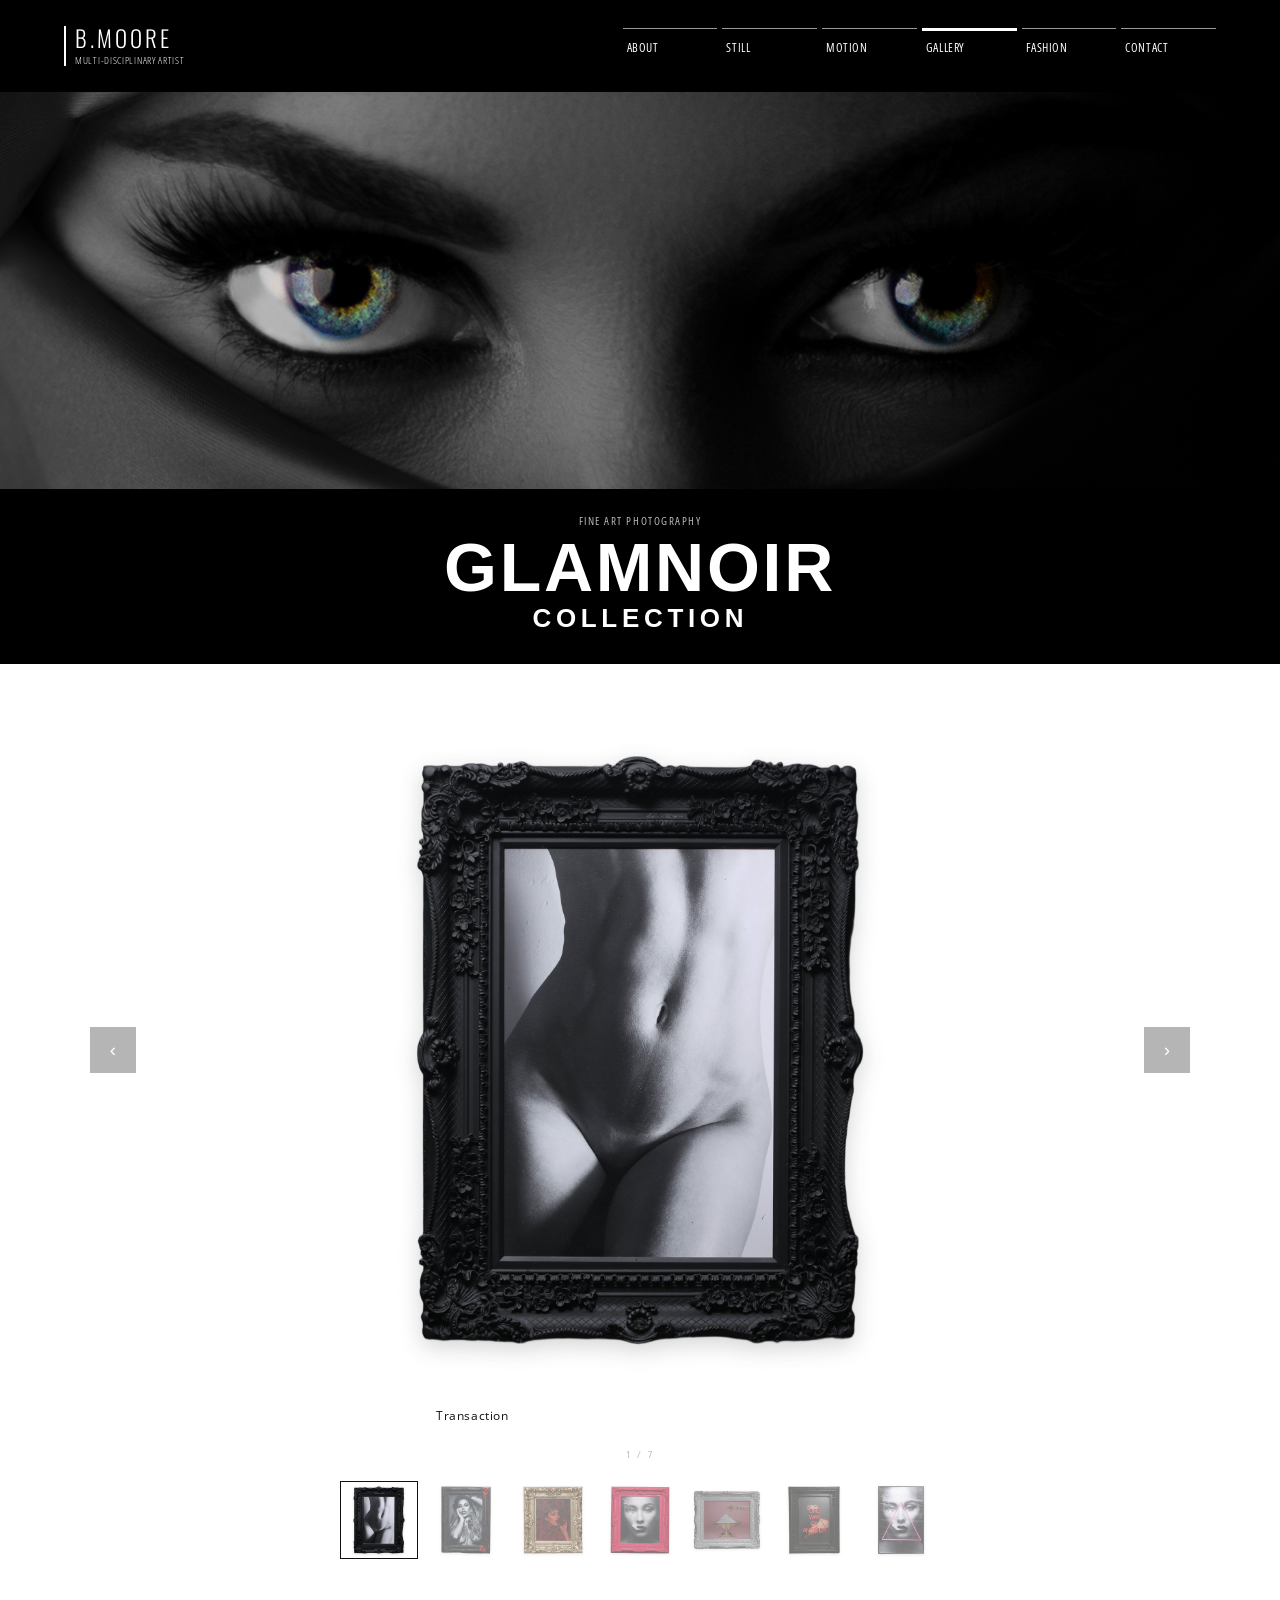
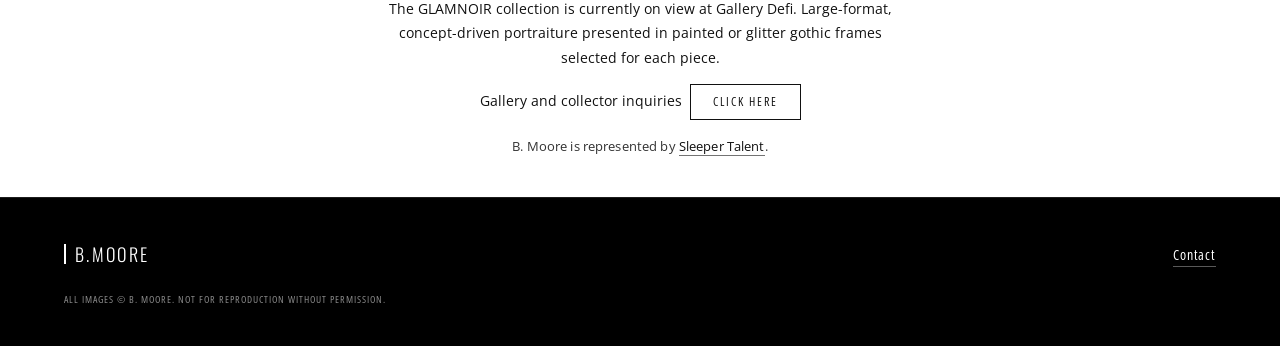
<file: gallery.html>
<!DOCTYPE html>
<html lang="en">
<head>
<meta charset="utf-8">
<meta name="viewport" content="width=device-width, initial-scale=1">
<title>B. Moore — Gallery</title>
<link rel="stylesheet" href="css/site.css">
<link rel="stylesheet" href="css/lookbook.css?v=872b8f6">
<style>
.page-top{background:#000;padding:92px 0 0;text-align:center;}
.gal-eyes{display:block;width:100%;height:auto;}
.gal-copy{padding:24px var(--pad) 0;}
.gal-copy .kick{margin:0 0 9px;}
.gn-lockup{display:inline-flex;flex-direction:column;align-items:center;margin:0 auto 9px;color:#fff;}
.gn-lockup .word{font-family:"Nimbus Sans",sans-serif;font-weight:700;font-size:clamp(42px,6.4vw,68px);
  letter-spacing:.04em;line-height:.9;margin:0;}
.gn-lockup .sub{font-family:"Nimbus Sans",sans-serif;font-weight:700;font-size:clamp(18px,2.4vw,26px);
  letter-spacing:.18em;line-height:1;margin:7px calc(-.18em + 4px) 0 0;text-align:center;}
.gal-gap{height:24px;background:#000;}
.gal-info{background:#fff;color:#111;text-align:center;padding:4px var(--pad) clamp(28px,4vw,40px);}
.gal-info .lookbook{max-width:36em;margin:0 auto 14px;font-size:14px;line-height:1.75;color:#111;}
.gal-info .lookbook:last-child{margin-bottom:0;}
.gal-info .here-btn{display:inline-block;margin:0 0 0 .4em;padding:11px 22px;vertical-align:middle;border:1px solid #111;background:transparent;color:#111;text-decoration:none;font-family:var(--text);font-stretch:75%;font-size:12px;letter-spacing:.16em;text-transform:uppercase;line-height:1;}
.gal-info .here-btn:hover{background:rgba(0,0,0,.06);}
.gal-info .rep{margin-top:16px;color:#333;}
.gal-info .rep a{color:#111;border-bottom-color:rgba(0,0,0,.55);}
.gal-paper{background:#fff;color:#111;padding:clamp(12px,2vw,24px) 0 8px;}
.gal-paper .fviewer{margin-top:0;padding-top:clamp(12px,2vw,20px);border-top:0;}
.gal-paper .fgrp{display:none !important;}
@media (max-width:760px){
  .page-top{padding-top:78px;}
  .gal-copy{padding-top:16px;}
  .gal-gap{height:16px;}
  .gn-lockup .sub{font-size:18px;letter-spacing:.14em;margin-right:calc(-.14em + 2px);}
}
@media (max-width:860px){
  .gal-paper .fstage{width:100%;max-height:70vh;max-height:70lvh;max-height:var(--gal-stage,70lvh);}
}
@media (max-width:860px) and (orientation:landscape){
  .gal-paper .fstage{height:70vh;height:70lvh;height:var(--gal-stage,70lvh);max-height:70vh;max-height:70lvh;max-height:var(--gal-stage,70lvh);}
}
</style>
</head>
<body>
<header class="site-head">
  <a class="brand" href="index.html" aria-label="B. Moore, home"><span class="brand-name">B.MOORE</span><span class="brand-sub">Multi-disciplinary artist</span></a>
  <button class="menu-btn" type="button" aria-expanded="false" aria-controls="site-nav"><span></span><span></span><span></span><span class="sr">Menu</span></button>
  <nav class="site-nav" id="site-nav" aria-label="Main">
    <a href="about.html">About</a>
    <a href="still.html">Still</a>
    <a href="motion.html">Motion</a>
    <a href="gallery.html" class="here" aria-current="page">Gallery</a>
    <a href="fashion.html">Fashion</a>
    <a href="contact.html">Contact</a>
  </nav>
</header>
<div class="page-top">
  <img class="gal-eyes" src="img/gallery/eyes.jpg" alt="Close portrait of eyes">
  <div class="gal-copy">
    <p class="kick" id="kick">Fine art photography</p>
    <h1 class="gn-lockup"><span class="word">GLAMNOIR</span><span class="sub">COLLECTION</span></h1>
  </div>
</div>
<div class="gal-gap" id="gal-gap"></div>
<div class="gal-paper paper">
  <section class="fviewer" id="fviewer" aria-roledescription="carousel" aria-label="Framed prints">
    <div class="fstage" id="fstage" tabindex="0">
      <button class="nav-btn fprev" id="fprev" type="button" aria-label="Previous frame">&#8249;</button>
      <img id="fhero" src="img/frames/f05-transaction-black.jpg" alt="Transaction">
      <button class="nav-btn fnext" id="fnext" type="button" aria-label="Next frame">&#8250;</button>
    </div>
    <p class="fcap" id="fcap"><span id="fcap-title"></span><span class="fgrp" id="fcap-frame"></span></p>
    <p class="counter" id="fcounter"></p>
    <div class="strip fstrip" id="fstrip" role="tablist" aria-label="All framed prints"></div>
  </section>
</div>
<section class="gal-info" id="gal-info">
  <p class="lookbook" id="blurb">The GLAMNOIR collection is currently on view at Gallery Defi. Large-format, concept-driven portraiture presented in painted or glitter gothic frames selected for each piece.</p>
  <p class="lookbook" id="inquiry">Gallery and collector inquiries <a class="here-btn" href="contact.html">CLICK HERE</a></p>
  <p class="rep">B. Moore is represented by <a href="https://sleepertalent.com" target="_blank" rel="noopener noreferrer">Sleeper Talent</a>.</p>
</section>
<footer class="site-foot" id="site-footer">
  <span class="brand"><span class="brand-name">B.MOORE</span></span>
  <p class="foot-mail"><a href="contact.html">Contact</a></p>
  <p class="foot-meta">All images &copy; B. Moore. Not for reproduction without permission.</p>
</footer>
<script src="js/nav.js"></script>
<script src="js/frames.js?v=872b8f6"></script>
<script>
(function(){
  var root = document.documentElement;
  var mq = window.matchMedia("(max-width:860px)");
  var wide = window.innerWidth;
  var portrait = window.matchMedia("(orientation:portrait)").matches;
  function readLarge(){
    var probe = document.createElement("div");
    probe.style.cssText = "position:absolute;left:0;top:0;height:70lvh;width:0;visibility:hidden;pointer-events:none;";
    document.body.appendChild(probe);
    var px = probe.getBoundingClientRect().height;
    probe.remove();
    if (!px) px = window.innerHeight * 0.7;
    return (Math.round(px * 100) / 100) + "px";
  }
  function apply(){
    if (!mq.matches){ root.style.removeProperty("--gal-stage"); return; }
    root.style.setProperty("--gal-stage", readLarge());
  }
  function onResize(){
    var w = window.innerWidth;
    var p = window.matchMedia("(orientation:portrait)").matches;
    if (w === wide && p === portrait) return;
    wide = w;
    portrait = p;
    apply();
  }
  apply();
  window.addEventListener("resize", onResize);
  window.addEventListener("orientationchange", onResize);
})();
</script>
</body>
</html>
</file>
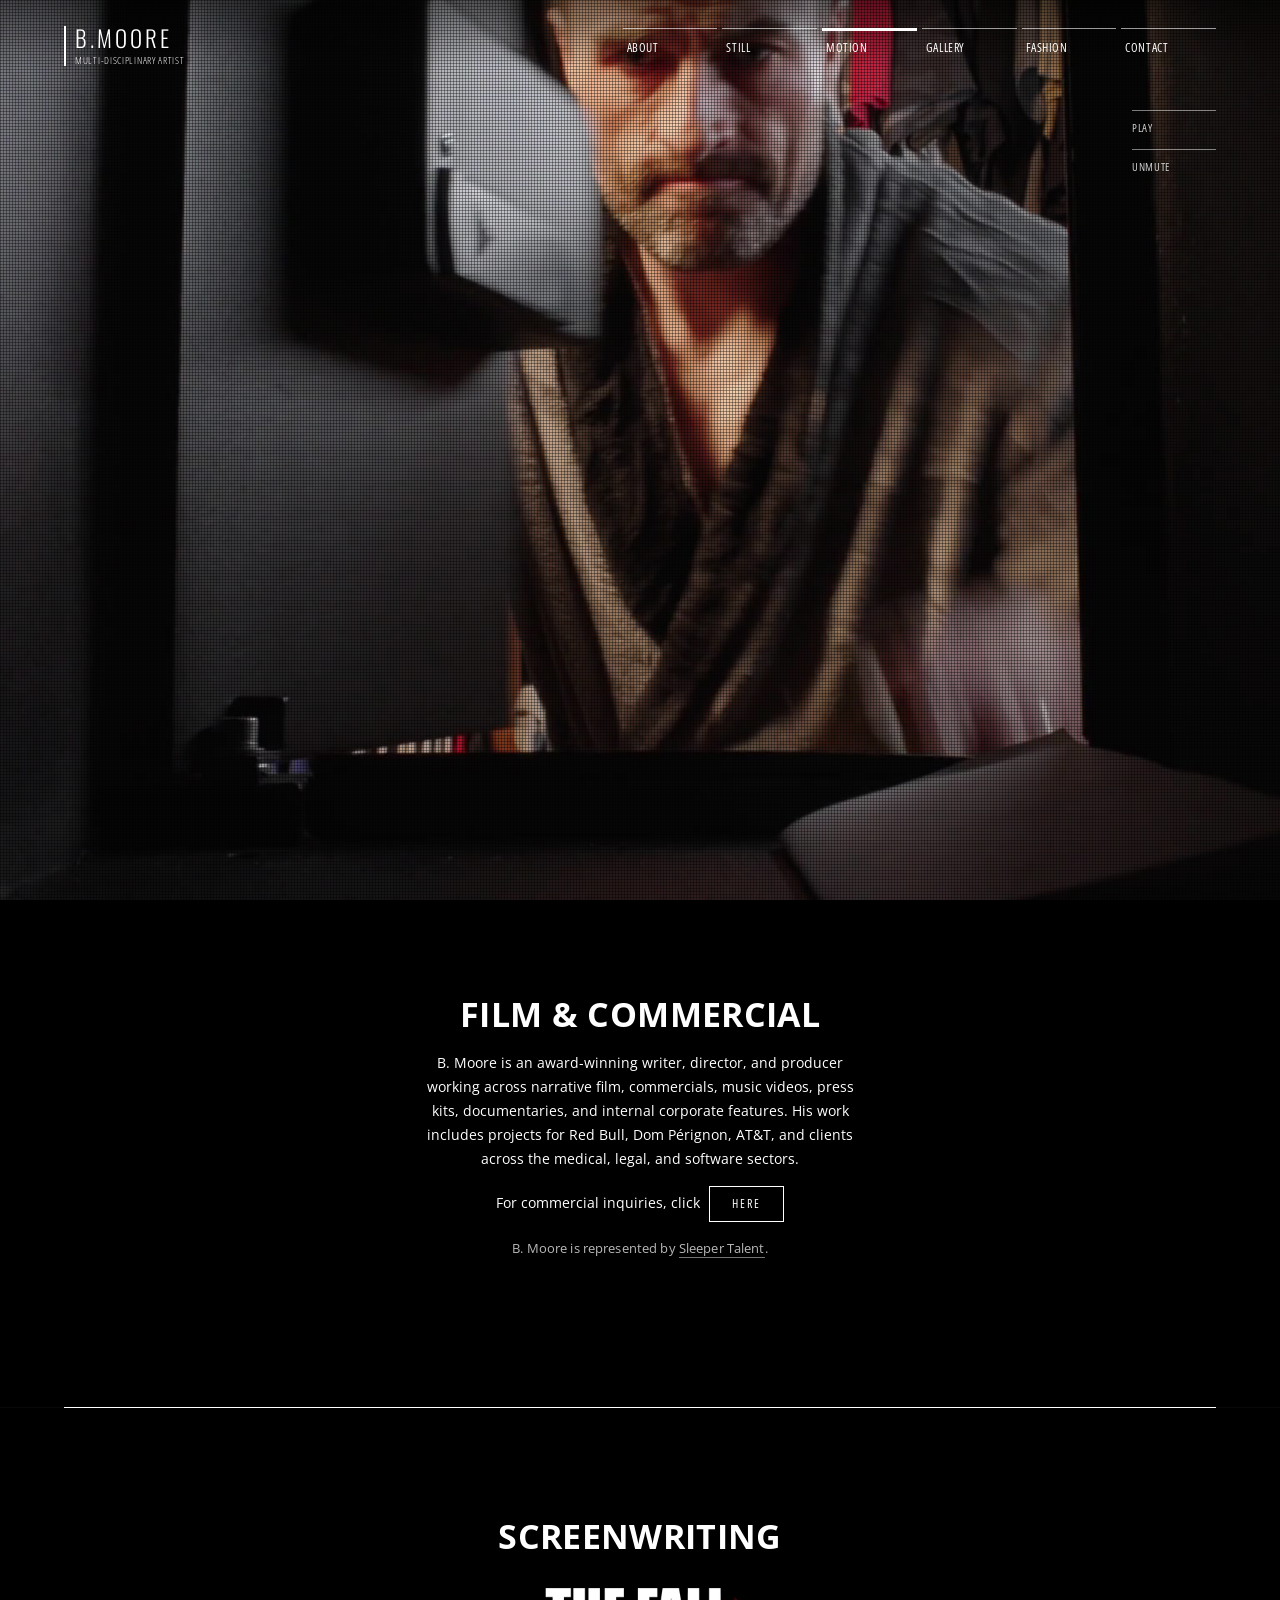
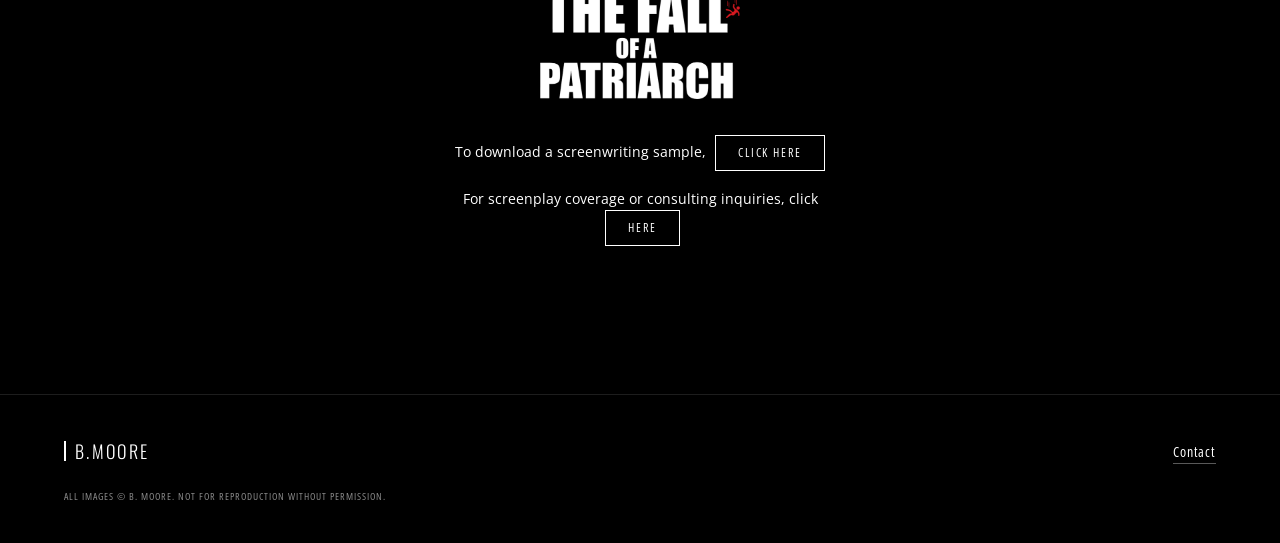
<file: motion.html>
<!DOCTYPE html>
<html lang="en">
<head>
<meta charset="utf-8">
<meta name="viewport" content="width=device-width, initial-scale=1">
<title>B. Moore — Motion</title>
<link rel="stylesheet" href="css/site.css?v=0a5b99f">
<style>
.motion-open{height:min(100svh,980px);min-height:520px;}
.motion-open .vid-ctrls{top:110px;bottom:auto;right:var(--pad);left:auto;z-index:5;}
@media (max-width:760px){.motion-open .vid-ctrls{top:100px;}}
@media (max-width:760px) and (orientation:portrait){
  .motion-open{height:auto;min-height:0;aspect-ratio:auto;}
  .motion-open video{
    position:relative;inset:auto;top:auto;right:auto;bottom:auto;left:auto;
    width:100%;height:auto;max-height:none;object-fit:contain;background:transparent;
  }
}
.commission{background:#000;color:#fff;padding:clamp(48px,8vw,96px) var(--pad) clamp(72px,10vw,120px);}
.commission-in{max-width:34em;margin:0 auto;text-align:center;}
.commission .title{margin-bottom:18px;}
.commission .copy{margin:0 auto 28px;}
.commission .copy .here-btn{display:inline-block;margin:0 0 0 .4em;padding:11px 22px;vertical-align:middle;
  border:1px solid #fff;background:transparent;color:#fff;text-decoration:none;
  font-family:var(--text);font-stretch:75%;font-size:12px;letter-spacing:.16em;text-transform:uppercase;line-height:1;}
.commission .copy .here-btn:hover{background:rgba(255,255,255,.08);}
.sw-rule{border:0;border-top:1px solid #fff;margin:0 var(--pad);}
.screenwriting{padding-top:clamp(64px,9vw,110px);}
.sw-logo{display:block;width:200px;height:auto;margin:clamp(22px,3vw,32px) auto clamp(28px,4vw,36px);}
@media (max-width:760px){.sw-logo{width:130px;}}
</style>
</head>
<body>
<header class="site-head">
  <a class="brand" href="index.html" aria-label="B. Moore, home"><span class="brand-name">B.MOORE</span><span class="brand-sub">Multi-disciplinary artist</span></a>
  <button class="menu-btn" type="button" aria-expanded="false" aria-controls="site-nav"><span></span><span></span><span></span><span class="sr">Menu</span></button>
  <nav class="site-nav" id="site-nav" aria-label="Main">
    <a href="about.html">About</a>
    <a href="still.html">Still</a>
    <a href="motion.html" class="here" aria-current="page">Motion</a>
    <a href="gallery.html">Gallery</a>
    <a href="fashion.html">Fashion</a>
    <a href="contact.html">Contact</a>
  </nav>
</header>
<section class="bleed screen motion-open" aria-label="Director reel">
  <video id="motion-reel" data-bg muted autoplay loop playsinline preload="none" aria-label="B. Moore director reel"></video>
  <script>
  (function(){
    var v = document.getElementById("motion-reel");
    var mq = window.matchMedia("(max-width:760px) and (orientation: portrait)");
    function choose(){
      var vertical = mq.matches;
      var src = vertical ? "media/motion-reel-vertical.mp4?v=fe669e1" : "media/motion-reel.mp4?v=fe669e1";
      var poster = vertical ? "media/motion-reel-vertical-poster.jpg?v=fe669e1" : "media/motion-reel-poster.jpg?v=fe669e1";
      if (v.getAttribute("data-choice") === src) return;
      v.pause();
      v.removeAttribute("src");
      v.load();
      v.poster = poster;
      v.muted = true;
      v.defaultMuted = true;
      v.playsInline = true;
      v.setAttribute("muted", "");
      v.setAttribute("playsinline", "");
      v.preload = "auto";
      v.setAttribute("data-choice", src);
      v.src = src;
      var play = v.play();
      if (play && play.catch) play.catch(function(){});
    }
    choose();
    if (mq.addEventListener) mq.addEventListener("change", choose);
  })();
  </script>
  <div class="vid-ctrls">
    <button class="vid-toggle" type="button">Pause</button>
    <button class="vid-sound" type="button" aria-pressed="false">Unmute</button>
  </div>
</section>
<section class="commission" id="commercial">
  <div class="commission-in">
    <h1 class="title">FILM &amp; COMMERCIAL</h1>
    <div class="copy">
      <p>B. Moore is an award-winning writer, director, and producer working across narrative film, commercials, music videos, press kits, documentaries, and internal corporate features. His work includes projects for Red Bull, Dom P&eacute;rignon, AT&amp;T, and clients across the medical, legal, and software sectors.</p>
      <p>For commercial inquiries, click <a class="here-btn" href="contact.html">HERE</a></p>
      <p class="rep">B. Moore is represented by <a href="https://sleepertalent.com" target="_blank" rel="noopener noreferrer">Sleeper Talent</a>.</p>
    </div>
  </div>
</section>
<hr class="sw-rule">
<section class="commission screenwriting" id="screenwriting">
  <div class="commission-in">
    <h2 class="title">SCREENWRITING</h2>
    <img class="sw-logo" src="img/motion/fall-of-a-patriarch-logo.png" width="600" height="333" alt="The Fall of a Patriarch" loading="lazy">
    <div class="copy">
      <p>To download a screenwriting sample, <a class="here-btn" href="downloads/The-Fall-of-a-Patriarch-B-Moore.pdf" download="The-Fall-of-a-Patriarch-B-Moore.pdf" aria-label="CLICK HERE to download a screenwriting sample: The Fall of a Patriarch (PDF)">CLICK HERE</a></p>
      <p>For screenplay coverage or consulting inquiries, click <a class="here-btn" href="contact.html">HERE</a></p>
    </div>
  </div>
</section>
<footer class="site-foot" id="site-footer">
  <span class="brand"><span class="brand-name">B.MOORE</span></span>
  <p class="foot-mail"><a href="contact.html">Contact</a></p>
  <p class="foot-meta">All images &copy; B. Moore. Not for reproduction without permission.</p>
</footer>
<script src="js/nav.js?v=0a5b99f"></script>
</body>
</html>
</file>
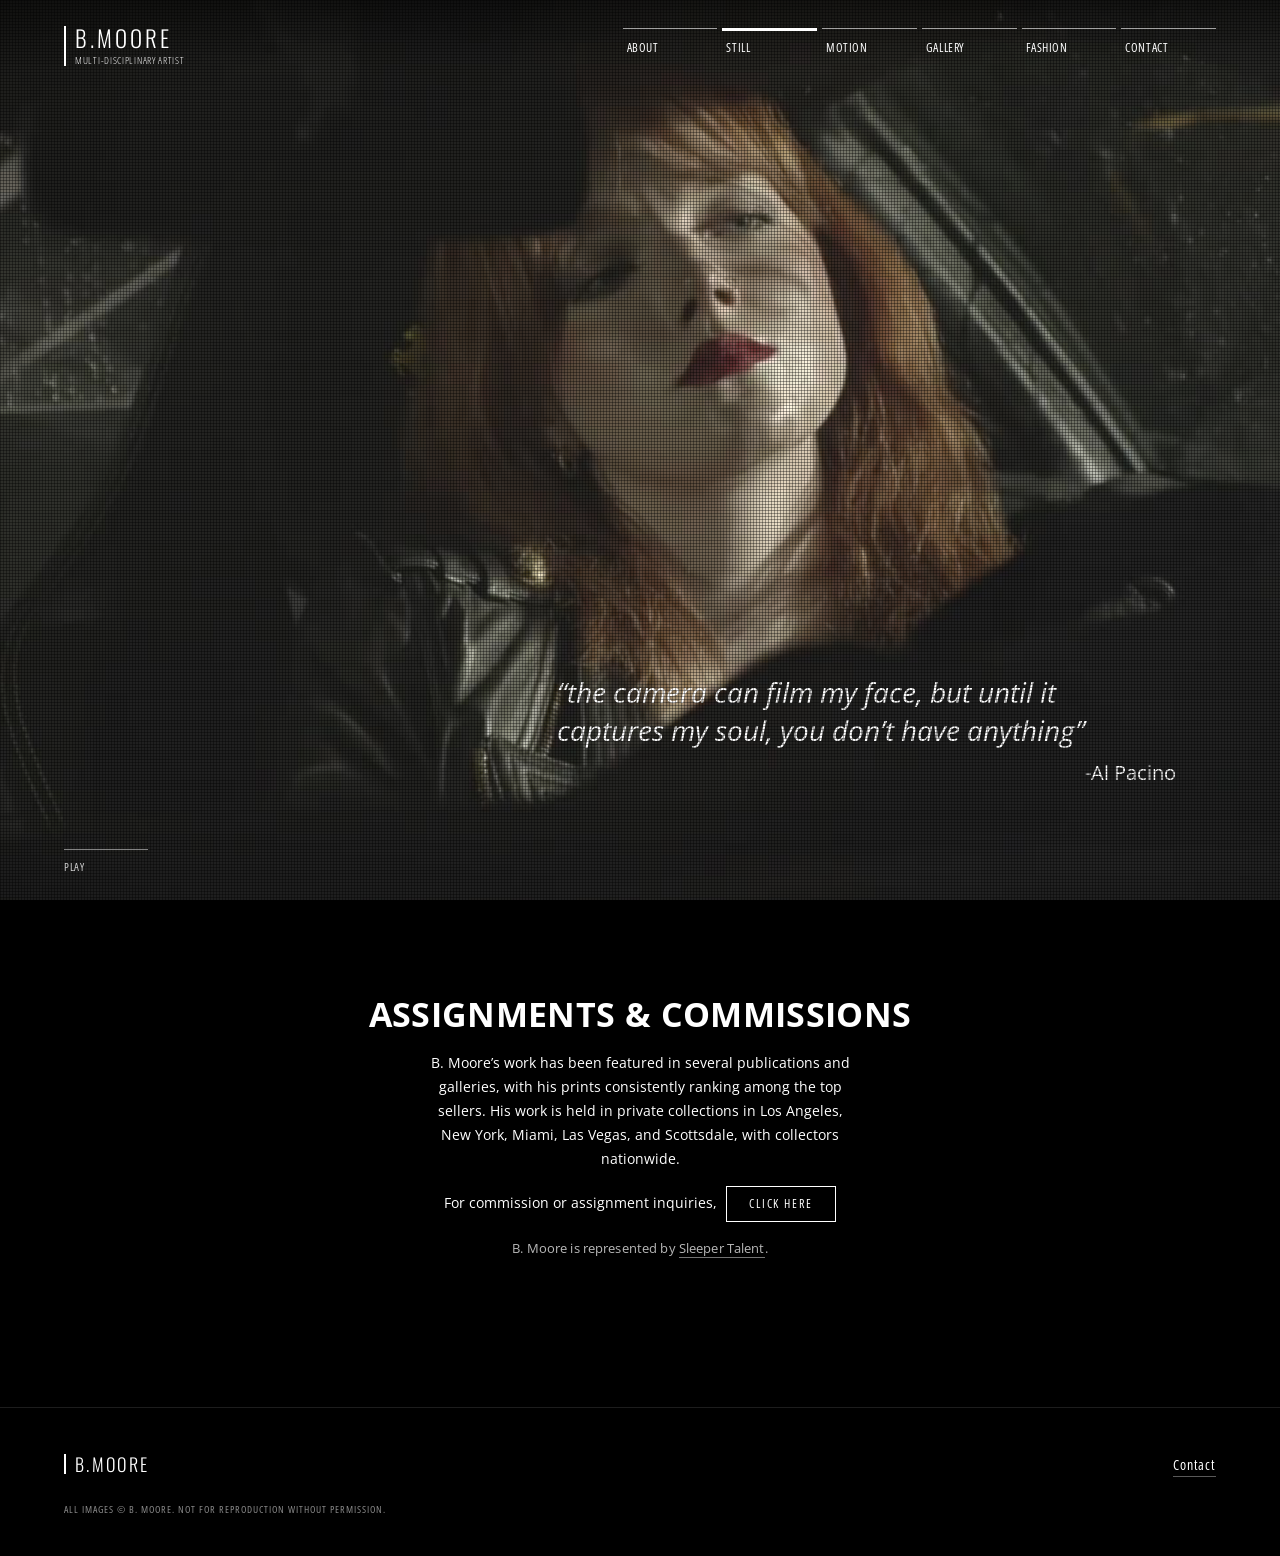
<file: still.html>
<!DOCTYPE html>
<html lang="en">
<head>
<meta charset="utf-8">
<meta name="viewport" content="width=device-width, initial-scale=1">
<title>B. Moore — Still</title>
<link rel="stylesheet" href="css/site.css">
<style>
.still-open{height:min(100svh,980px);min-height:520px;}
.still-open.screen::after{z-index:3;}
.still-open .vid-ctrls{left:var(--pad);right:auto;bottom:22px;z-index:5;}
.still-quote{position:absolute;z-index:2;left:auto;right:var(--pad);top:73%;
  display:grid;grid-template-columns:minmax(0,max-content) max-content;justify-content:end;
  width:max-content;max-width:calc(100% - (2 * var(--pad)));
  color:#fff;text-align:left;pointer-events:none;box-sizing:border-box;padding:0;}
.still-quote p{display:contents;margin:0;font-family:var(--text);font-style:italic;font-weight:400;
  font-size:28px;line-height:normal;text-transform:lowercase;letter-spacing:normal;}
.still-quote .q-line{grid-column:1;display:block;min-width:0;}
.still-quote .q-end{grid-row:2;justify-self:stretch;text-align:right;}
.still-quote cite{grid-column:2;grid-row:3;justify-self:start;align-self:start;
  margin:10px 0 0;text-align:left;white-space:nowrap;font-style:normal;
  font-size:20px;letter-spacing:normal;color:#fff;}
@media (max-width:979px){
  .still-quote{top:72%;}
  .still-quote p{font-size:clamp(18px,3.2vw,26px);}
}
@media (max-width:760px){
  .still-quote{top:70%;left:var(--pad);right:var(--pad);width:auto;max-width:none;
    grid-template-columns:minmax(0,1fr) max-content;}
  .still-quote p{font-size:clamp(15px,4.2vw,20px);}
  .still-quote cite{font-size:16px;}
}
.commission{background:#000;color:#fff;padding:clamp(48px,8vw,96px) var(--pad) clamp(72px,10vw,120px);}
.commission-in{max-width:34em;margin:0 auto;text-align:center;}
.commission .title{margin-bottom:18px;}
.commission .copy{margin:0 auto 28px;}
.commission .copy .here-btn{display:inline-block;margin:0 0 0 .4em;padding:11px 22px;vertical-align:middle;
  border:1px solid #fff;background:transparent;color:#fff;text-decoration:none;
  font-family:var(--text);font-stretch:75%;font-size:12px;letter-spacing:.16em;text-transform:uppercase;line-height:1;}
.commission .copy .here-btn:hover{background:rgba(255,255,255,.08);}
</style>
</head>
<body>
<header class="site-head">
  <a class="brand" href="index.html" aria-label="B. Moore, home"><span class="brand-name">B.MOORE</span><span class="brand-sub">Multi-disciplinary artist</span></a>
  <button class="menu-btn" type="button" aria-expanded="false" aria-controls="site-nav"><span></span><span></span><span></span><span class="sr">Menu</span></button>
  <nav class="site-nav" id="site-nav" aria-label="Main">
    <a href="about.html">About</a>
    <a href="still.html" class="here" aria-current="page">Still</a>
    <a href="motion.html">Motion</a>
    <a href="gallery.html">Gallery</a>
    <a href="fashion.html">Fashion</a>
    <a href="contact.html">Contact</a>
  </nav>
</header>
<section class="bleed screen still-open" aria-label="Still">
  <video data-bg src="media/still-portrait.mp4" poster="media/still-portrait-poster.jpg" muted autoplay loop playsinline preload="auto" aria-label="A woman with red hair in the driver's seat of a car at night"></video>
  <div class="vid-ctrls">
    <button class="vid-toggle" type="button">Pause</button>
  </div>
  <blockquote class="still-quote">
    <p><span class="q-line">&ldquo;the camera can film my face, but until it</span><span class="q-line q-end">captures my soul, you don&rsquo;t have anything&rdquo;</span></p>
    <cite>-Al Pacino</cite>
  </blockquote>
</section>
<section class="commission" id="commissions">
  <div class="commission-in">
    <h1 class="title">ASSIGNMENTS &amp; COMMISSIONS</h1>
    <div class="copy">
      <p>B. Moore&rsquo;s work has been featured in several publications and galleries, with his prints consistently ranking among the top sellers. His work is held in private collections in Los Angeles, New York, Miami, Las Vegas, and Scottsdale, with collectors nationwide.</p>
      <p>For commission or assignment inquiries, <a class="here-btn" href="contact.html">CLICK HERE</a></p>
      <p class="rep">B. Moore is represented by <a href="https://sleepertalent.com" target="_blank" rel="noopener noreferrer">Sleeper Talent</a>.</p>
    </div>
  </div>
</section>
<footer class="site-foot" id="site-footer">
  <span class="brand"><span class="brand-name">B.MOORE</span></span>
  <p class="foot-mail"><a href="contact.html">Contact</a></p>
  <p class="foot-meta">All images &copy; B. Moore. Not for reproduction without permission.</p>
</footer>
<script src="js/nav.js"></script>
</body>
</html>
</file>
<file: css/site.css>
/* B. Moore — shared styles for every page.
   Fonts: Oswald and Open Sans (SIL Open Font License, see fonts/OFL.txt),
   the free originals of the fonts used on the Wix site. */
@font-face{font-family:"Oswald";src:url(../fonts/oswald.woff2) format("woff2");font-weight:200 700;font-display:swap;}
@font-face{font-family:"Open Sans";src:url(../fonts/opensans.woff2) format("woff2");font-weight:300 800;font-stretch:75% 100%;font-display:swap;}
@font-face{font-family:"Open Sans";src:url(../fonts/opensans-italic.woff2) format("woff2");font-weight:300 800;font-stretch:75% 100%;font-style:italic;font-display:swap;}

:root{
  --black:#000;
  --night:#080808;
  --white:#fff;
  --grey:#7f7e7e;
  --light:#dddddd;
  --display:"Oswald","Arial Narrow","Helvetica Neue",Arial,sans-serif;
  --text:"Open Sans","Helvetica Neue",Helvetica,Arial,sans-serif;
  --pad:clamp(20px,5vw,72px);
}
*{box-sizing:border-box;}
html{-webkit-text-size-adjust:100%;}
body{margin:0;background:var(--night);color:var(--white);font-family:var(--text);-webkit-font-smoothing:antialiased;}
a{color:inherit;text-decoration:none;}
img{max-width:100%;}
.sr{position:absolute;width:1px;height:1px;overflow:hidden;clip:rect(0 0 0 0);white-space:nowrap;}

/* ---------- header: logo with a thin bar, nav items sitting under a line ---------- */
.site-head{
  position:absolute;top:0;left:0;right:0;z-index:50;
  display:flex;align-items:flex-start;justify-content:space-between;gap:28px;
  padding:26px var(--pad) 0;
  color:var(--white);
  background:linear-gradient(rgba(0,0,0,.45),rgba(0,0,0,0));
}
.brand{position:relative;z-index:60;display:block;border-left:2px solid var(--white);padding:1px 0 1px 9px;line-height:1;}
.brand-name{display:block;font-family:var(--display);font-weight:300;font-size:23px;letter-spacing:.13em;}
.brand-sub{display:block;margin-top:5px;font-family:var(--text);font-stretch:75%;font-weight:300;font-size:10px;letter-spacing:.07em;text-transform:uppercase;}
.site-nav{display:flex;gap:5px;padding-top:2px;}
.site-nav a{
  width:clamp(72px,7.4vw,100px);
  border-top:1px solid rgba(255,255,255,.6);
  padding:11px 0 6px 4px;
  font-family:var(--text);font-stretch:75%;font-weight:400;font-size:11.5px;letter-spacing:.05em;text-transform:uppercase;
  transition:border-color .2s ease;
}
.site-nav a:hover{border-top-color:#fff;}
.site-nav a.here{border-top:3px solid #fff;padding-top:9px;}
.menu-btn{display:none;}

@media (max-width:760px){
  .site-head{padding:18px 20px 0;align-items:center;}
  .brand-name{font-size:20px;}
  .brand-sub{font-size:9px;}
  .menu-btn{
    display:flex;flex-direction:column;justify-content:center;gap:6px;
    width:44px;height:44px;margin-right:-8px;padding:0 10px;
    background:none;border:0;cursor:pointer;position:relative;z-index:60;
  }
  .menu-btn span:not(.sr){display:block;height:1px;background:#fff;transition:transform .25s ease,opacity .2s ease;}
  .menu-open .menu-btn span:nth-child(1){transform:translateY(7px) rotate(45deg);}
  .menu-open .menu-btn span:nth-child(2){opacity:0;}
  .menu-open .menu-btn span:nth-child(3){transform:translateY(-7px) rotate(-45deg);}
  .site-nav{
    position:fixed;inset:0;z-index:55;
    flex-direction:column;justify-content:center;gap:0;
    padding:90px 28px 40px;background:rgba(0,0,0,.96);
    opacity:0;visibility:hidden;transition:opacity .25s ease,visibility .25s;
  }
  .menu-open .site-nav{opacity:1;visibility:visible;}
  .site-nav a{width:100%;font-size:22px;letter-spacing:.08em;padding:16px 0 18px 2px;}
  .site-nav a.here{padding-top:14px;}
  body.menu-open{overflow:hidden;}
}

/* ---------- full-bleed video / image with the fine screen texture ---------- */
.bleed{position:relative;overflow:hidden;background:#000;}
.bleed video,.bleed .bg{position:absolute;inset:0;width:100%;height:100%;object-fit:cover;display:block;}
.screen::after{
  content:"";position:absolute;inset:0;pointer-events:none;
  background-image:
    linear-gradient(rgba(0,0,0,.34) 1px,transparent 1px),
    linear-gradient(90deg,rgba(0,0,0,.34) 1px,transparent 1px);
  background-size:3px 3px;
}
.full{height:100vh;height:100svh;min-height:520px;}
.vid-ctrls{
  position:absolute;right:var(--pad);bottom:26px;z-index:5;
  display:flex;flex-direction:column;align-items:flex-start;gap:10px;
}
.vid-toggle,.vid-sound{
  background:none;border:0;border-top:1px solid rgba(255,255,255,.6);color:#fff;cursor:pointer;
  padding:9px 0 4px;min-width:84px;text-align:left;
  font-family:var(--text);font-stretch:75%;font-size:11px;letter-spacing:.06em;text-transform:uppercase;
  opacity:.8;
}
.vid-toggle:hover,.vid-sound:hover{opacity:1;}

/* ---------- type ---------- */
.title{font-family:var(--text);font-weight:700;font-size:clamp(26px,3vw,34px);letter-spacing:.01em;text-transform:uppercase;margin:0;line-height:1.1;}
.kick{font-family:var(--text);font-stretch:75%;font-size:11px;letter-spacing:.14em;text-transform:uppercase;color:rgba(255,255,255,.72);margin:0 0 14px;}
.copy{max-width:31em;font-size:14px;line-height:1.7;font-weight:400;}
.copy p{margin:0 0 16px;}
.copy p:last-child{margin-bottom:0;}
.rep{margin:22px 0 0;font-size:13px;line-height:1.6;letter-spacing:.01em;color:rgba(255,255,255,.72);}
.rep a{border-bottom:1px solid rgba(255,255,255,.45);}

/* ---------- footer ---------- */
.site-foot{
  background:#000;color:#fff;
  padding:46px var(--pad) 40px;
  display:flex;flex-wrap:wrap;align-items:flex-end;justify-content:space-between;gap:22px;
  border-top:1px solid #1d1d1d;
}
.site-foot .brand-name{font-size:18px;}
.foot-mail{font-family:var(--text);font-stretch:75%;font-size:14px;letter-spacing:.06em;margin:0;}
.foot-mail a{border-bottom:1px solid rgba(255,255,255,.35);padding-bottom:2px;}
.foot-meta{flex-basis:100%;margin:6px 0 0;font-family:var(--text);font-stretch:75%;font-size:10px;letter-spacing:.1em;text-transform:uppercase;color:#8a8a8a;}

@media (prefers-reduced-motion:reduce){*{transition:none !important;scroll-behavior:auto !important;}}
</file>
<file: css/lookbook.css>
/* Shared paper / type styles used by Gallery. */
.paper{
  --ink:#111;
  --mid:#7a7a7a;
  --soft:#b9b9b9;
  --rule:#e6e6e6;
  --paper:#fff;
  --serif:var(--text);
  --pad:46px;
  background:var(--paper);color:var(--ink);
}
@media (max-width:860px){.paper{--pad:20px;}}
/* ---------- page heading ---------- */
  .headline{
    text-align:center;
    padding:clamp(38px,6vw,64px) var(--pad) clamp(26px,4vw,40px);
  }
  .kicker{
    font-family:var(--serif);
    font-size:10.5px;
    letter-spacing:.26em;
    text-transform:uppercase;
    color:var(--mid);
    margin:0 0 16px;
  }
  .headline h1{
    font-family:var(--serif);
    font-weight:400;
    font-size:clamp(21px,2.4vw,27px);
    letter-spacing:.02em;
    margin:0;
    line-height:1.25;
  }

  /* ---------- viewer ---------- */
  .viewer{
    position:relative;
    padding:0 var(--pad);
  }
  .stage{
    position:relative;
    display:flex;
    align-items:center;
    justify-content:center;
    height:min(70vh,760px);
    background:#fafafa;
  }
  .stage img{
    max-width:100%;
    max-height:100%;
    display:block;
    object-fit:contain;
    background:#fafafa;
  }
  .stage .capbox{
    position:absolute;
    left:0;
    bottom:0;
    background:rgba(52,52,52,.62);
    color:#fff;
    padding:9px 14px 10px;
    font-family:var(--serif);
    font-size:12px;
    letter-spacing:.05em;
    max-width:70%;
  }
  .stage .capbox .grp{
    display:block;
    font-size:9px;
    letter-spacing:.22em;
    text-transform:uppercase;
    color:rgba(255,255,255,.72);
    margin-top:4px;
  }
  .nav-btn{
    position:absolute;
    top:50%;
    transform:translateY(-50%);
    width:46px;
    height:46px;
    border:0;
    background:rgba(120,120,120,.55);
    color:#fff;
    font-size:19px;
    line-height:1;
    cursor:pointer;
    display:flex;
    align-items:center;
    justify-content:center;
    transition:background .2s ease;
    padding:0;
  }
  .nav-btn:hover{background:rgba(60,60,60,.8);}
  .nav-btn:focus-visible{outline:2px solid var(--ink);outline-offset:3px;}
  .prev{left:0;}
  .next{right:0;}

  /* ---------- counter + strip ---------- */
  .counter{
    text-align:center;
    font-family:var(--serif);
    font-size:10px;
    letter-spacing:.24em;
    color:var(--soft);
    margin:18px 0 0;
    text-transform:uppercase;
  }
  .strip{
    display:flex;
    gap:9px;
    overflow-x:auto;
    padding:20px var(--pad) 26px;
    scrollbar-width:thin;
    scroll-behavior:smooth;
  }
  .strip::-webkit-scrollbar{height:5px;}
  .strip::-webkit-scrollbar-thumb{background:#ddd;}
  .strip button{
    flex:0 0 auto;
    width:78px;
    height:78px;
    padding:0;
    border:0;
    background:none;
    cursor:pointer;
    position:relative;
    opacity:.55;
    transition:opacity .2s ease;
  }
  .strip button:hover{opacity:.85;}
  .strip button.on{opacity:1;}
  .strip button.on::after{
    content:"";
    position:absolute;
    inset:0;
    border:1px solid var(--ink);
    pointer-events:none;
  }
  .strip img{
    width:100%;
    height:100%;
    object-fit:cover;
    display:block;
    background:#f2f2f2;
  }

  /* ---------- sections ---------- */
  .band{
    padding:clamp(56px,8vw,96px) var(--pad);
  }
  .band.rule-top{border-top:1px solid var(--rule);}
  .center{text-align:center;}
  .h2{
    font-family:var(--serif);
    font-weight:400;
    font-size:clamp(17px,1.9vw,21px);
    letter-spacing:.02em;
    margin:0;
    line-height:1.3;
  }
  .prose{
    max-width:34em;
    margin:24px auto 0;
    font-family:var(--serif);
    font-size:14px;
    line-height:1.95;
    color:#3a3a3a;
  }
  .prose p{margin:0 0 18px;}
  .prose p:last-child{margin-bottom:0;}
  .prose strong{font-weight:600;color:var(--ink);}
  .prose .pull{
    font-style:italic;
    font-size:15px;
    line-height:1.8;
    color:var(--ink);
    margin-top:26px;
    padding-top:22px;
    border-top:1px solid var(--rule);
  }

  /* frames slider */
  .fviewer{
    max-width:1100px;
    margin:clamp(40px,6vw,64px) auto 0;
  }
  .fstage{
    position:relative;
    display:flex;
    align-items:center;
    justify-content:center;
    height:min(76vh,820px);
    background:var(--paper);
    outline:none;
    touch-action:pan-y;
  }
  .fstage:focus-visible{box-shadow:0 0 0 1px var(--rule);}
  .fstage img{
    max-width:calc(100% - 120px);
    max-height:100%;
    display:block;
    object-fit:contain;
    background:var(--paper);
    transition:opacity .25s ease;
    user-select:none;
    -webkit-user-drag:none;
  }
  .fstage img.fade{opacity:0;}
  .fprev{left:0;}
  .fnext{right:0;}
  .fcap{
    font-family:var(--serif);
    font-size:12px;
    letter-spacing:.05em;
    color:var(--ink);
    margin:14px auto 0;
    min-height:2.6em;
    max-width:34em;
    line-height:1.6;
  }
  .fcap .fgrp{
    display:block;
    font-size:9px;
    letter-spacing:.22em;
    text-transform:uppercase;
    color:var(--mid);
    margin-top:4px;
  }
  .fviewer .counter{margin-top:10px;}
  .fstrip{justify-content:safe center;}
  .fstrip img{object-fit:contain;background:var(--paper);}

  /* clothing */
  #clothing .kicker{margin-bottom:14px;}
  .wear-lead{
    max-width:1100px;
    margin:clamp(36px,5vw,54px) auto 0;
  }
  .wear-lead img{width:100%;height:auto;display:block;background:#f2f2f2;}
  .wear-grid{
    max-width:1100px;
    margin:30px auto 0;
    display:grid;
    grid-template-columns:repeat(3,1fr);
    gap:14px;
    align-items:start;
  }
  .wear-grid figure{margin:0;}
  .wear-grid img{width:100%;height:auto;display:block;background:#f2f2f2;}
  .wear-lead figcaption,
  .wear-grid figcaption{
    font-family:var(--serif);
    font-size:10.5px;
    letter-spacing:.04em;
    color:var(--mid);
    margin-top:10px;
    line-height:1.6;
    text-align:left;
  }
  .wear-grid figure{padding-bottom:18px;}
  .wear-lead figcaption{text-align:center;margin-top:12px;}

  /* sequence list */
  .seq{
    display:flex;
    flex-wrap:wrap;
    justify-content:center;
    gap:10px 26px;
    margin:26px 0 0;
    padding:0;
    list-style:none;
    font-family:var(--serif);
    font-size:11px;
    letter-spacing:.18em;
    text-transform:uppercase;
    color:var(--mid);
  }
  .seq li{cursor:default;}
  .seq button{
    font:inherit;
    color:inherit;
    letter-spacing:inherit;
    text-transform:inherit;
    background:none;
    border:0;
    padding:4px 0;
    cursor:pointer;
    border-bottom:1px solid transparent;
    transition:color .2s ease,border-color .2s ease;
  }
  .seq button:hover{color:var(--ink);border-color:var(--rule);}

  @media (max-width:860px){
    .stage{height:min(62vh,540px);}
    .nav-btn{width:38px;height:38px;font-size:16px;}
    .strip{padding:16px var(--pad) 20px;gap:7px;}
    .strip button{width:62px;height:62px;}
    .fstage{height:auto;aspect-ratio:4/5;max-height:70vh;}
    .fstage img{max-width:calc(100% - 56px);}
    .wear-grid{grid-template-columns:1fr;gap:10px;}
    .stage .capbox{font-size:11px;padding:7px 11px 8px;}
  }
  @media (max-width:860px) and (orientation:landscape){
    .fstage{width:100%;height:70vh;max-height:70vh;aspect-ratio:auto;}
    .fstage img{min-width:0;min-height:0;width:auto;height:auto;max-width:calc(100% - 56px);max-height:100%;}
  }
.paper .headline h1,.paper .h2{font-family:var(--display);font-weight:300;letter-spacing:.08em;text-transform:uppercase;}
.paper .headline h1{font-size:clamp(24px,2.8vw,32px);}
.paper .h2{font-size:clamp(19px,2vw,23px);}
.paper .prose{font-size:14px;line-height:1.85;}
.paper .counter,.paper .seq,.paper .kicker{font-stretch:75%;}
/* Gallery is frames-only: hide leftover print-viewer rules if any */
.gal-paper .viewer{display:none !important;}
</file>
